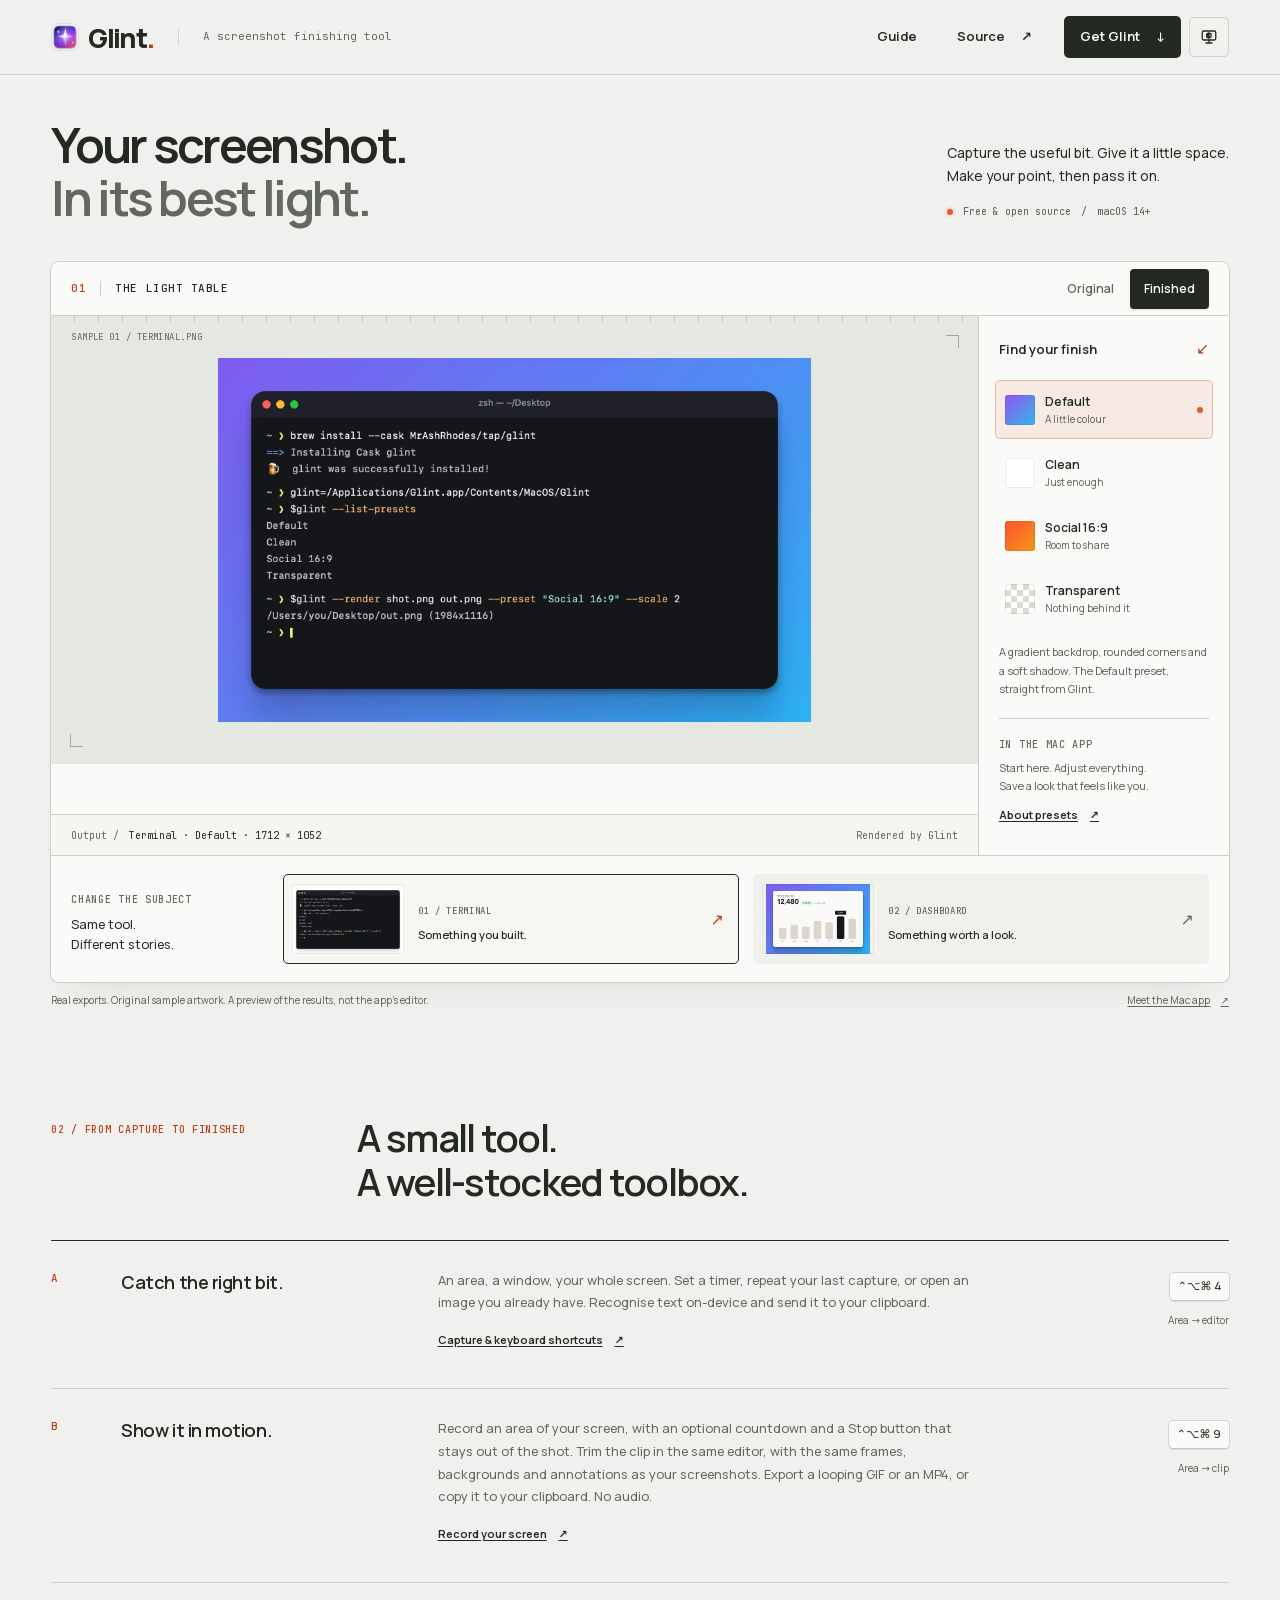
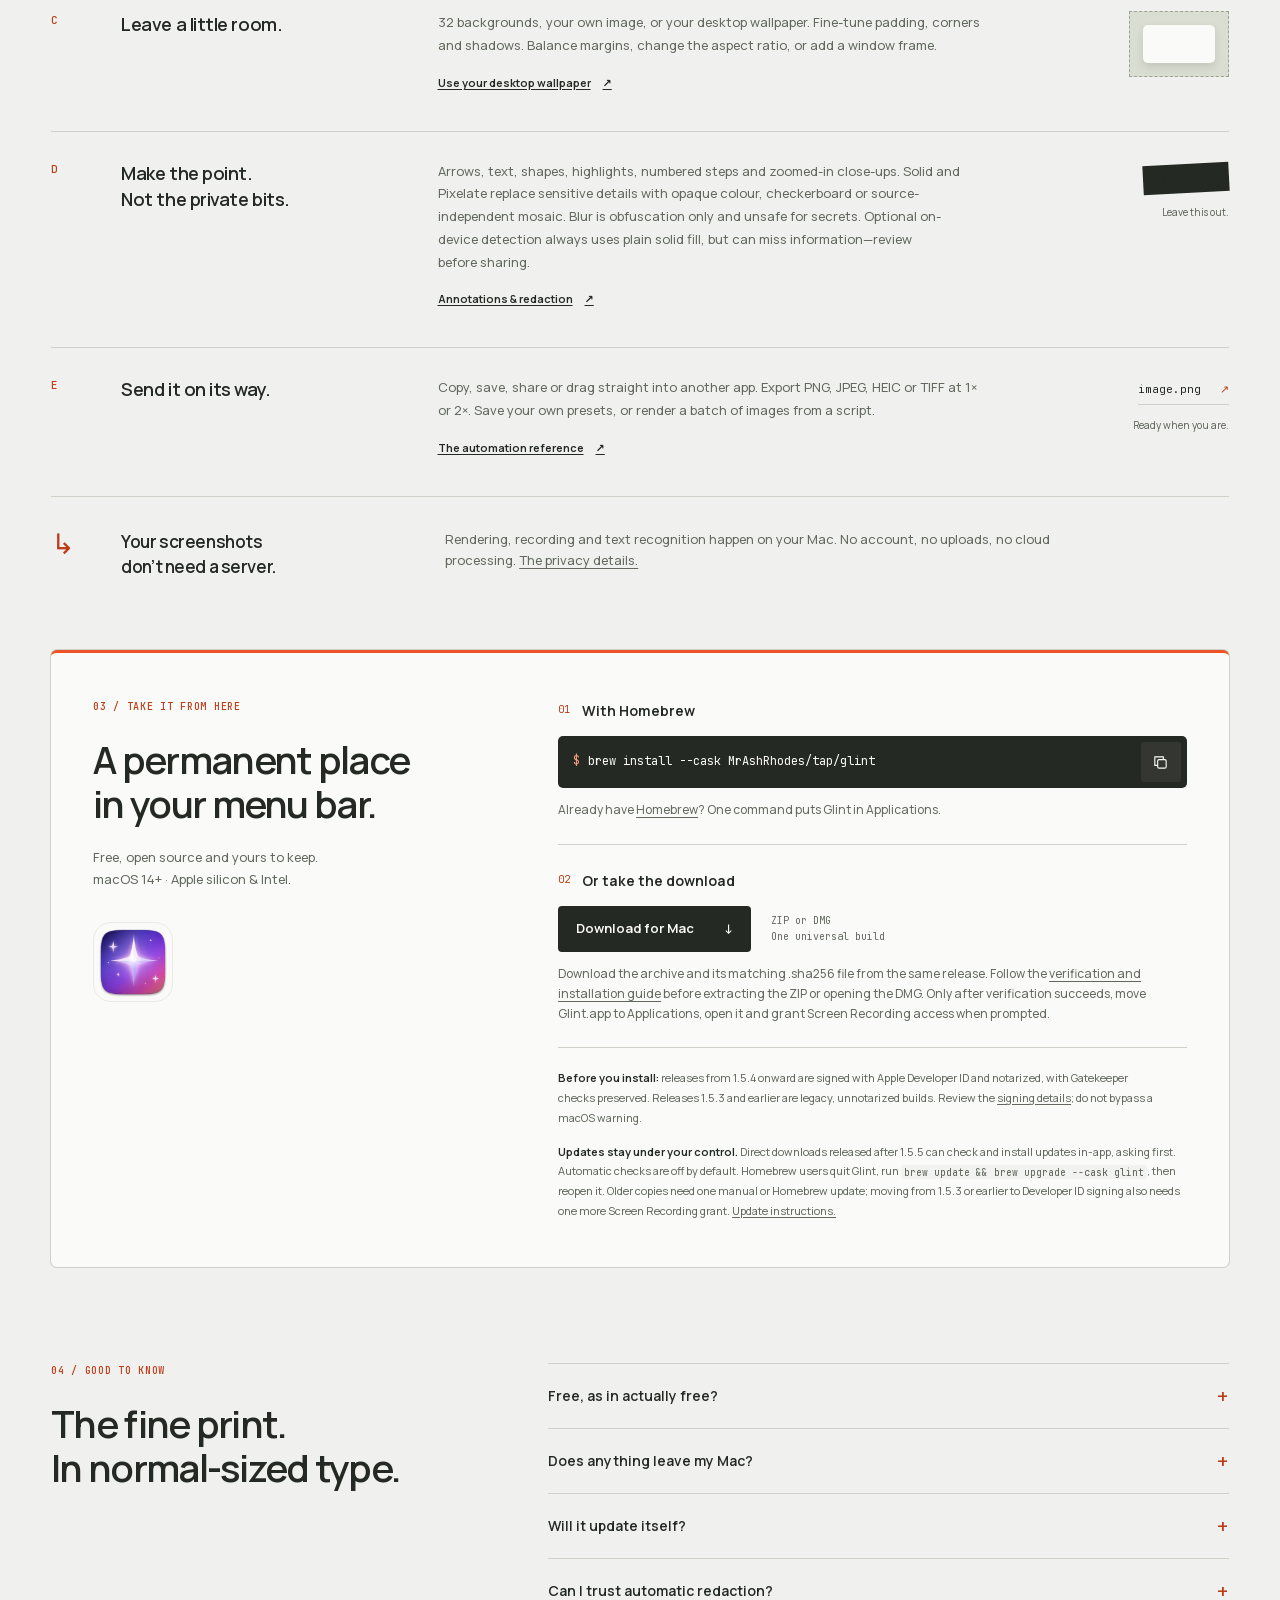
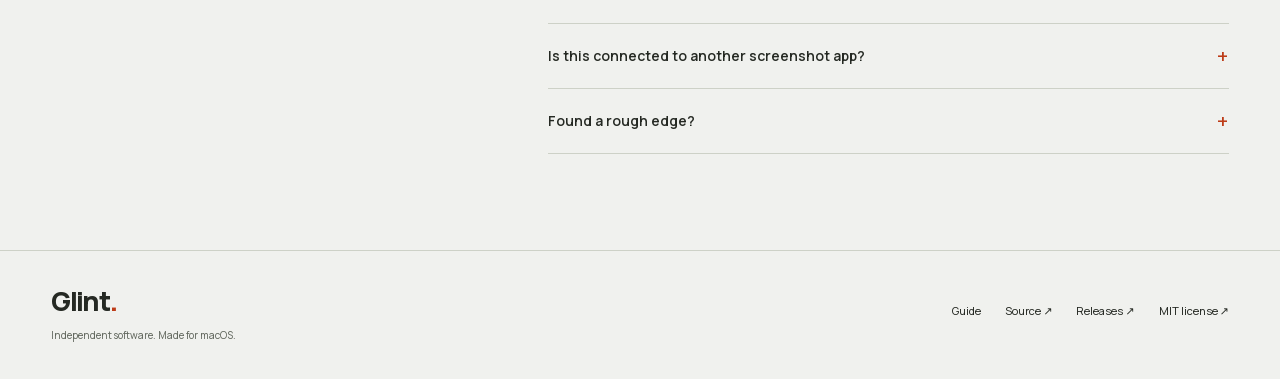
<file: site/index.html>
<!doctype html>
<html lang="en">
<head>
  <meta charset="utf-8">
  <meta name="viewport" content="width=device-width, initial-scale=1">
  <title>Glint — free, open-source screenshot beautifier for macOS</title>
  <meta name="description" content="Glint is a free, open-source screenshot beautifier for macOS. Capture or record your screen, then frame, annotate and redact on your Mac. No account. No uploads.">
  <meta name="color-scheme" content="light dark">
  <meta name="theme-color" content="#f0f1ee" media="(prefers-color-scheme: light)">
  <meta name="theme-color" content="#1b1d1a" media="(prefers-color-scheme: dark)">
  <script>try{var t=localStorage.getItem("glint-theme");if(t==="light"||t==="dark")document.documentElement.setAttribute("data-theme",t)}catch(e){}</script>
  <link rel="canonical" href="https://mrashrhodes.github.io/glint/">
  <meta property="og:type" content="website">
  <meta property="og:site_name" content="Glint">
  <meta property="og:locale" content="en_GB">
  <meta property="og:title" content="Glint — free, open-source screenshot beautifier for macOS">
  <meta property="og:description" content="Glint is a free, open-source screenshot beautifier for macOS. Capture or record your screen, then frame, annotate and redact on your Mac. No account. No uploads.">
  <meta property="og:url" content="https://mrashrhodes.github.io/glint/">
  <meta property="og:image" content="https://mrashrhodes.github.io/glint/assets/og.jpg">
  <meta property="og:image:type" content="image/jpeg">
  <meta property="og:image:width" content="1200">
  <meta property="og:image:height" content="675">
  <meta property="og:image:alt" content="A sample terminal window framed by Glint with rounded corners and an orange gradient background">
  <meta name="twitter:card" content="summary_large_image">
  <meta name="twitter:title" content="Glint — free, open-source screenshot beautifier for macOS">
  <meta name="twitter:description" content="Glint is a free, open-source screenshot beautifier for macOS. Capture or record your screen, then frame, annotate and redact on your Mac. No account. No uploads.">
  <meta name="twitter:image" content="https://mrashrhodes.github.io/glint/assets/og.jpg">
  <meta name="twitter:image:alt" content="A sample terminal window framed by Glint with rounded corners and an orange gradient background">
  <link rel="icon" type="image/png" href="favicon.png">
  <link rel="apple-touch-icon" href="apple-touch-icon.png">
  <link rel="preload" href="fonts/Manrope-variable.woff2" as="font" type="font/woff2" crossorigin>
  <link rel="stylesheet" href="styles.css">
  <script src="site.js" defer></script>
  <script type="application/ld+json">
  {
    "@context": "https://schema.org",
    "@type": "SoftwareApplication",
    "name": "Glint",
    "url": "https://mrashrhodes.github.io/glint/",
    "description": "Glint is a free, open-source screenshot beautifier for macOS. Capture or record your screen, then frame, annotate and redact on your Mac. No account. No uploads.",
    "applicationCategory": "DesignApplication",
    "operatingSystem": "macOS 14 or later",
    "image": "https://mrashrhodes.github.io/glint/assets/og.jpg",
    "downloadUrl": "https://github.com/MrAshRhodes/glint/releases/latest",
    "license": "https://github.com/MrAshRhodes/glint/blob/main/LICENSE",
    "isAccessibleForFree": true,
    "offers": {
      "@type": "Offer",
      "price": "0",
      "priceCurrency": "USD"
    },
    "author": {
      "@type": "Person",
      "name": "MrAshRhodes",
      "url": "https://github.com/MrAshRhodes"
    },
    "sameAs": "https://github.com/MrAshRhodes/glint"
  }
  </script>
</head>
<body>
  <a class="skip" href="#main">Skip to content</a>
  <header class="site-header">
    <div class="wrap">
      <a class="brand" href="./" aria-label="Glint home"><img src="favicon.png" width="28" height="28" alt="">Glint<span class="brand-dot" aria-hidden="true">.</span></a>
      <span class="brand-note">A screenshot finishing tool</span>
      <nav class="nav" aria-label="Main navigation">
        <a href="guide.html">Guide</a>
        <a class="hide-sm" href="https://github.com/MrAshRhodes/glint">Source <span aria-hidden="true">↗</span></a>
        <a class="nav-cta" href="#install">Get Glint <span aria-hidden="true">↓</span></a>
        <button class="theme-toggle" type="button" data-theme-toggle hidden aria-label="Theme: system" title="Theme: system"><svg class="theme-icon theme-icon-system" width="18" height="18" viewBox="0 0 24 24" fill="none" stroke="currentColor" stroke-width="1.75" stroke-linecap="round" stroke-linejoin="round" aria-hidden="true" focusable="false"><rect x="3" y="4" width="18" height="12" rx="2"/><path d="M8 20h8M12 16v4"/><circle cx="12" cy="10" r="3"/><path d="M12 7a3 3 0 0 0 0 6z" fill="currentColor"/></svg><svg class="theme-icon theme-icon-light" width="18" height="18" viewBox="0 0 24 24" fill="none" stroke="currentColor" stroke-width="1.75" stroke-linecap="round" stroke-linejoin="round" aria-hidden="true" focusable="false"><circle cx="12" cy="12" r="4"/><path d="M12 2.5v2M12 19.5v2M2.5 12h2M19.5 12h2M5.3 5.3l1.4 1.4M17.3 17.3l1.4 1.4M5.3 18.7l1.4-1.4M17.3 6.7l1.4-1.4"/></svg><svg class="theme-icon theme-icon-dark" width="18" height="18" viewBox="0 0 24 24" fill="none" stroke="currentColor" stroke-width="1.75" stroke-linecap="round" stroke-linejoin="round" aria-hidden="true" focusable="false"><path d="M20 14.5A8 8 0 1 1 9.5 4a7.5 7.5 0 0 0 10.5 10.5z"/></svg></button>
      </nav>
    </div>
  </header>
  <main id="main">
    <section class="intro wrap" aria-labelledby="intro-title">
      <h1 id="intro-title">Your screenshot.<br><span>In its best light.</span></h1>
      <div class="intro-copy">
        <p>Capture the useful bit. Give it a little space.<br>Make your point, then pass it on.</p>
        <p class="spec-line"><span class="status-dot" aria-hidden="true"></span> Free &amp; open source <span aria-hidden="true">/</span> macOS 14+</p>
      </div>
    </section>

    <section class="light-table wrap" aria-labelledby="table-title">
      <header class="table-bar">
        <h2 id="table-title"><span class="index">01</span> The light table</h2>
        <div class="view-switch" role="group" aria-label="Compare the original and finished image" data-preview-controls hidden>
          <button type="button" data-view="original" aria-pressed="false" aria-controls="demo-image">Original</button>
          <button type="button" data-view="finished" aria-pressed="true" aria-controls="demo-image">Finished</button>
        </div>
      </header>
      <div class="workbench">
        <figure class="preview-pane">
          <div class="preview-stage" id="preview-surface" aria-busy="false">
            <span class="sheet-label" id="sample-label" aria-hidden="true">Sample 01 / terminal.png</span>
            <img id="demo-image" src="assets/terminal-default.webp" width="1712" height="1052" alt="Original sample terminal artwork, rendered by Glint with the Default gradient, rounded corners and shadow" fetchpriority="high">
            <span class="sheet-mark mark-start" aria-hidden="true"></span>
            <span class="sheet-mark mark-end" aria-hidden="true"></span>
          </div>
          <figcaption class="preview-caption">
            <span class="preview-caption-label">Output /</span>
            <output id="demo-size" aria-live="polite">Terminal · Default · 1712 × 1052</output>
            <span class="render-label">Rendered by Glint</span>
          </figcaption>
        </figure>
        <aside class="finish-rail" aria-labelledby="finish-title">
          <div class="rail-heading"><h3 id="finish-title">Find your finish</h3><span class="index" aria-hidden="true">↙</span></div>
          <div class="preset-controls" role="group" aria-label="Choose a finish" data-preview-controls hidden>
            <button class="preset" type="button" data-preset="default" aria-pressed="true" aria-controls="demo-image"><span class="swatch swatch-default" aria-hidden="true"></span><span>Default<small>A little colour</small></span><span class="selection-dot" aria-hidden="true"></span></button>
            <button class="preset" type="button" data-preset="clean" aria-pressed="false" aria-controls="demo-image"><span class="swatch swatch-clean" aria-hidden="true"></span><span>Clean<small>Just enough</small></span><span class="selection-dot" aria-hidden="true"></span></button>
            <button class="preset" type="button" data-preset="social" aria-pressed="false" aria-controls="demo-image"><span class="swatch swatch-social" aria-hidden="true"></span><span>Social 16:9<small>Room to share</small></span><span class="selection-dot" aria-hidden="true"></span></button>
            <button class="preset" type="button" data-preset="transparent" aria-pressed="false" aria-controls="demo-image"><span class="swatch swatch-transparent" aria-hidden="true"></span><span>Transparent<small>Nothing behind it</small></span><span class="selection-dot" aria-hidden="true"></span></button>
          </div>
          <p class="finish-description" id="finish-description">A gradient backdrop, rounded corners and a soft shadow. The Default preset, straight from Glint.</p>
          <div class="rail-foot"><span class="tiny-label">In the Mac app</span><p>Start here. Adjust everything.<br>Save a look that feels like you.</p><a href="guide.html#presets">About presets <span aria-hidden="true">↗</span></a></div>
        </aside>
      </div>
      <div class="contact-strip" data-preview-controls hidden>
        <div class="contact-heading"><span class="tiny-label">Change the subject</span><p>Same tool.<br>Different stories.</p></div>
        <div class="contact-choices" role="group" aria-label="Choose a sample image">
          <button class="contact" type="button" data-sample="terminal" aria-pressed="true" aria-controls="demo-image"><img src="assets/terminal-clean.webp" width="1648" height="988" alt="" decoding="async"><span><span class="tiny-label">01 / Terminal</span><strong>Something you built.</strong></span><span class="contact-check" aria-hidden="true">↗</span></button>
          <button class="contact" type="button" data-sample="dashboard" aria-pressed="false" aria-controls="demo-image"><img src="assets/dashboard-default.webp" width="1472" height="992" alt="" decoding="async"><span><span class="tiny-label">02 / Dashboard</span><strong>Something worth a look.</strong></span><span class="contact-check" aria-hidden="true">↗</span></button>
        </div>
      </div>
      <p id="demo-error" role="status"></p>
    </section>
    <div class="table-note wrap"><p>Real exports. Original sample artwork. A preview of the results, not the app’s editor.</p><a href="guide.html#editor">Meet the Mac app <span aria-hidden="true">↗</span></a></div>
    <noscript><p class="wrap no-script">You’re looking at Glint’s Default preset. The Mac app includes four starting presets and fully adjustable styling; the interactive sample controls require JavaScript.</p></noscript>

    <section class="field-notes wrap" id="features" aria-labelledby="features-title">
      <header class="section-heading"><p class="section-index">02 / From capture to finished</p><h2 id="features-title">A small tool.<br>A well-stocked toolbox.</h2></header>
      <div class="feature-ledger">
        <article class="ledger-row"><span class="ledger-number" aria-hidden="true">A</span><h3>Catch the right bit.</h3><div><p>An area, a window, your whole screen. Set a timer, repeat your last capture, or open an image you already have. Recognise text on-device and send it to your clipboard.</p><a href="guide.html#capture">Capture &amp; keyboard shortcuts <span aria-hidden="true">↗</span></a></div><span class="ledger-detail"><kbd aria-label="Control Option Command 4">⌃⌥⌘ 4</kbd><small>Area → editor</small></span></article>
        <article class="ledger-row"><span class="ledger-number" aria-hidden="true">B</span><h3>Show it in motion.</h3><div><p>Record an area of your screen, with an optional countdown and a Stop button that stays out of the shot. Trim the clip in the same editor, with the same frames, backgrounds and annotations as your screenshots. Export a looping GIF or an MP4, or copy it to your clipboard. No audio.</p><a href="guide.html#recording">Record your screen <span aria-hidden="true">↗</span></a></div><span class="ledger-detail"><kbd aria-label="Control Option Command 9">⌃⌥⌘ 9</kbd><small>Area → clip</small></span></article>
        <article class="ledger-row"><span class="ledger-number" aria-hidden="true">C</span><h3>Leave a little room.</h3><div><p>32 backgrounds, your own image, or your desktop wallpaper. Fine-tune padding, corners and shadows. Balance margins, change the aspect ratio, or add a window frame.</p><a href="guide.html#desktop-wallpaper">Use your desktop wallpaper <span aria-hidden="true">↗</span></a></div><span class="ledger-detail detail-frame" aria-hidden="true"><span></span></span></article>
        <article class="ledger-row"><span class="ledger-number" aria-hidden="true">D</span><h3>Make the point.<br>Not the private bits.</h3><div><p>Arrows, text, shapes, highlights, numbered steps and zoomed-in close-ups. Solid and Pixelate replace sensitive details with opaque colour, checkerboard or source-independent mosaic. Blur is obfuscation only and unsafe for secrets. Optional on-device detection always uses plain solid fill, but can miss information—review before sharing.</p><a href="guide.html#redaction">Annotations &amp; redaction <span aria-hidden="true">↗</span></a></div><span class="ledger-detail detail-redact" aria-hidden="true"><span>private</span><small>Leave this out.</small></span></article>
        <article class="ledger-row"><span class="ledger-number" aria-hidden="true">E</span><h3>Send it on its way.</h3><div><p>Copy, save, share or drag straight into another app. Export PNG, JPEG, HEIC or TIFF at 1× or 2×. Save your own presets, or render a batch of images from a script.</p><a href="guide.html#automation">The automation reference <span aria-hidden="true">↗</span></a></div><span class="ledger-detail"><span class="file-label">image.png <span aria-hidden="true">↗</span></span><small>Ready when you are.</small></span></article>
      </div>
      <aside class="local-note"><span class="local-symbol" aria-hidden="true">↳</span><h3>Your screenshots<br>don’t need a server.</h3><p>Rendering, recording and text recognition happen on your Mac. No account, no uploads, no cloud processing. <a href="guide.html#redaction">The privacy details.</a></p></aside>
    </section>

    <section class="install-section wrap" id="install" aria-labelledby="install-title">
      <div class="install-intro"><p class="section-index">03 / Take it from here</p><h2 id="install-title">A permanent place<br>in your menu bar.</h2><p>Free, open source and yours to keep.<br>macOS 14+ · Apple silicon &amp; Intel.</p><img src="assets/icon-256.webp" width="80" height="80" alt="Glint app icon" loading="lazy" decoding="async"></div>
      <div class="install-instructions">
        <div class="install-option"><h3><span class="index">01</span> With Homebrew</h3><div class="cmd"><span class="prompt" aria-hidden="true">$</span><code id="install-command">brew install --cask MrAshRhodes/tap/glint</code><button class="copy" type="button" data-copy="install-command" aria-label="Copy install command" hidden><svg class="icon-copy" viewBox="0 0 24 24" fill="none" stroke="currentColor" stroke-width="1.6" aria-hidden="true"><rect x="8" y="8" width="12" height="12" rx="2"/><path d="M16 8V4H4v12h4"/></svg><svg class="icon-done" viewBox="0 0 24 24" fill="none" stroke="currentColor" stroke-width="2" aria-hidden="true"><path d="m5 12 4 4L19 6"/></svg></button></div><p>Already have <a href="https://brew.sh/">Homebrew</a>? One command puts Glint in Applications.</p><p id="copy-status" class="copy-status" role="status" aria-live="polite"></p></div>
        <div class="install-option"><h3><span class="index">02</span> Or take the download</h3><div class="download-row"><a class="btn btn-ink" href="https://github.com/MrAshRhodes/glint/releases/latest">Download for Mac <span aria-hidden="true">↓</span></a><span>ZIP or DMG<br>One universal build</span></div><p>Download the archive and its matching .sha256 file from the same release. Follow the <a href="guide.html#install">verification and installation guide</a> before extracting the ZIP or opening the DMG. Only after verification succeeds, move Glint.app to Applications, open it and grant Screen Recording access when prompted.</p></div>
        <div class="install-fineprint"><p><strong>Before you install:</strong> releases from 1.5.4 onward are signed with Apple Developer ID and notarized, with Gatekeeper checks preserved. Releases 1.5.3 and earlier are legacy, unnotarized builds. Review the <a href="guide.html#install">signing details</a>; do not bypass a macOS warning.</p><p><strong>Updates stay under your control.</strong> Direct downloads released after 1.5.5 can check and install updates in-app, asking first. Automatic checks are off by default. Homebrew users quit Glint, run <code>brew update &amp;&amp; brew upgrade --cask glint</code>, then reopen it. Older copies need one manual or Homebrew update; moving from 1.5.3 or earlier to Developer ID signing also needs one more Screen Recording grant. <a href="guide.html#updates">Update instructions.</a></p></div>
      </div>
    </section>

    <section class="questions wrap" id="faq" aria-labelledby="faq-title">
      <header><p class="section-index">04 / Good to know</p><h2 id="faq-title">The fine print.<br>In normal-sized type.</h2></header>
      <div class="faq">
        <details><summary>Free, as in actually free?</summary><p>Yes. Glint is open source under the MIT license. No subscription, no account and no watermark requirement. Download a release, build it yourself, or contribute on <a href="https://github.com/MrAshRhodes/glint">GitHub</a>.</p></details>
        <details><summary>Does anything leave my Mac?</summary><p>Glint does not upload your screenshots or screen recordings. A recording stays in a temporary file until you close its editor, then Glint deletes it. Update checks contact GitHub when you choose Check for Updates or opt into scheduled checks; Glint sends no system profile. Automatic checks are off by default. Sharing and opening links use the apps and destinations you choose.</p></details>
        <details><summary>Will it update itself?</summary><p>Direct downloads released after 1.5.5 can download and install updates with Sparkle, but only after asking you. Choose <strong>Check for Updates…</strong>, or opt into Daily, Weekly or Monthly checks in Preferences → About; automatic checks are off by default. Homebrew users keep running <code>brew update &amp;&amp; brew upgrade --cask glint</code> with Glint closed. <code>brew update</code> alone does not upgrade the app. <a href="guide.html#updates">See all update instructions.</a></p></details>
        <details><summary>Can I trust automatic redaction?</summary><p>Treat it as a helpful first pass. Detection can miss sensitive information. Inspect the exported image and use solid redaction for private details. An untouched raw copy may still exist if you keep capture history. <a href="guide.html#redaction">Read the privacy guidance.</a></p></details>
        <details><summary>Is this connected to another screenshot app?</summary><p>No. Glint is an independent project with its own identity. Every sample on this page is original artwork, rendered with Glint.</p></details>
        <details><summary>Found a rough edge?</summary><p><a href="https://github.com/MrAshRhodes/glint/issues">Open an issue</a> with your macOS version, Glint version and steps to reproduce. Remove private information from screenshots and diagnostic output first.</p></details>
      </div>
    </section>
  </main>
  <footer class="site-footer"><div class="wrap"><div><a class="brand" href="./">Glint<span class="brand-dot" aria-hidden="true">.</span></a><p>Independent software. Made for macOS.</p></div><nav aria-label="Footer"><a href="guide.html">Guide</a><a href="https://github.com/MrAshRhodes/glint">Source ↗</a><a href="https://github.com/MrAshRhodes/glint/releases">Releases ↗</a><a href="https://github.com/MrAshRhodes/glint/blob/main/LICENSE">MIT license ↗</a></nav></div></footer>
</body>
</html>
</file>
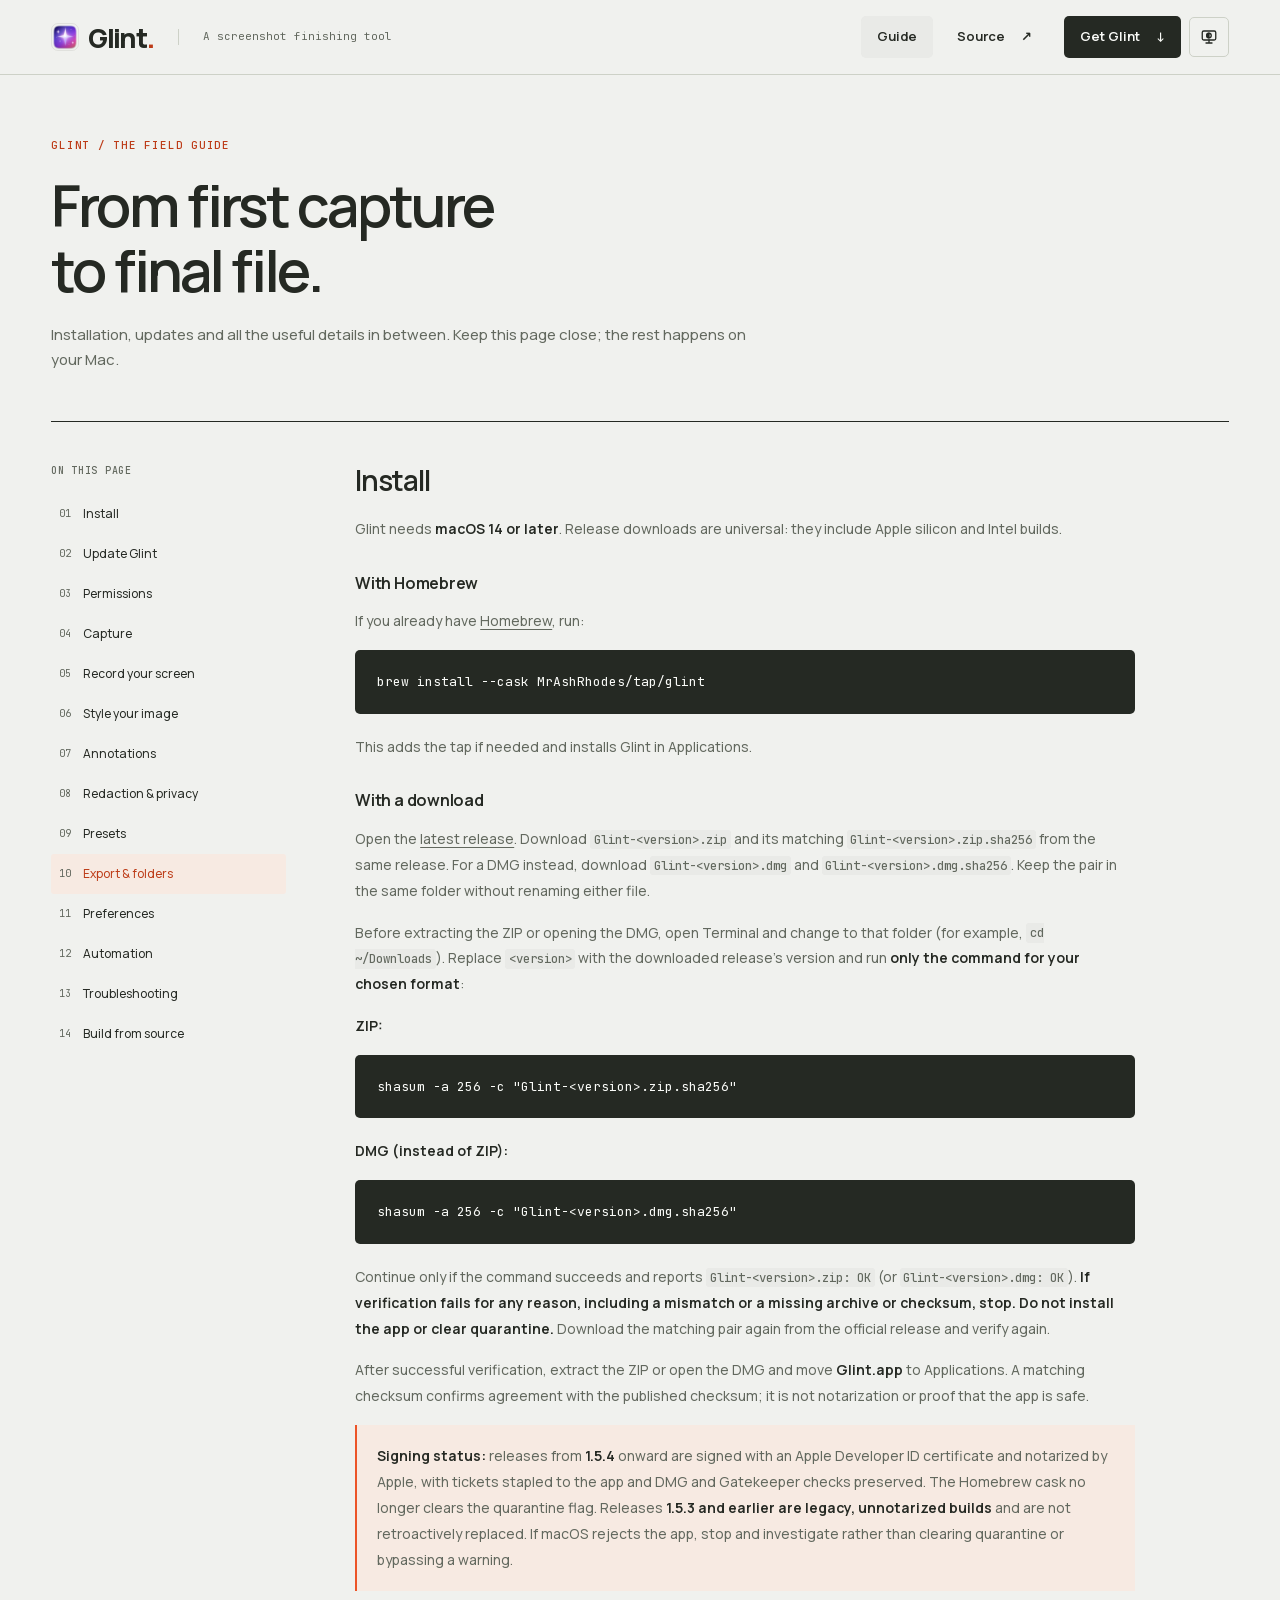
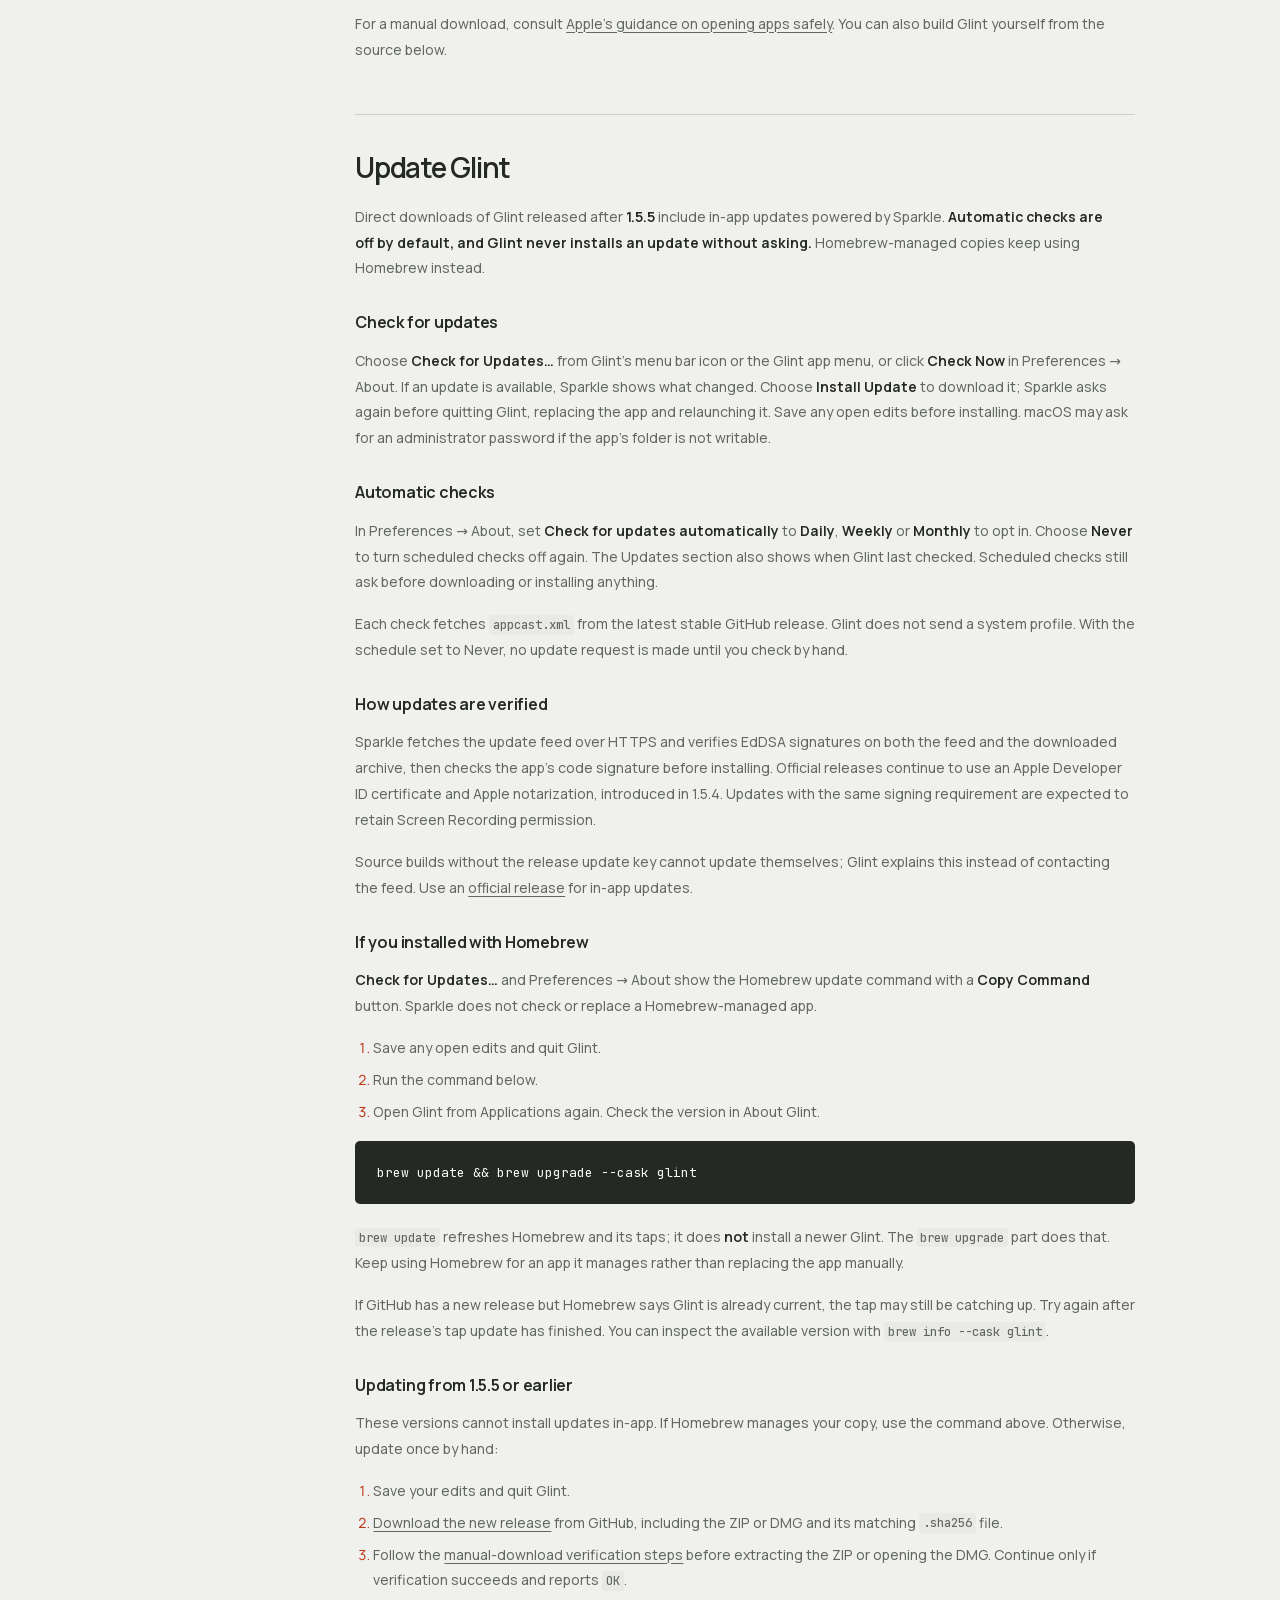
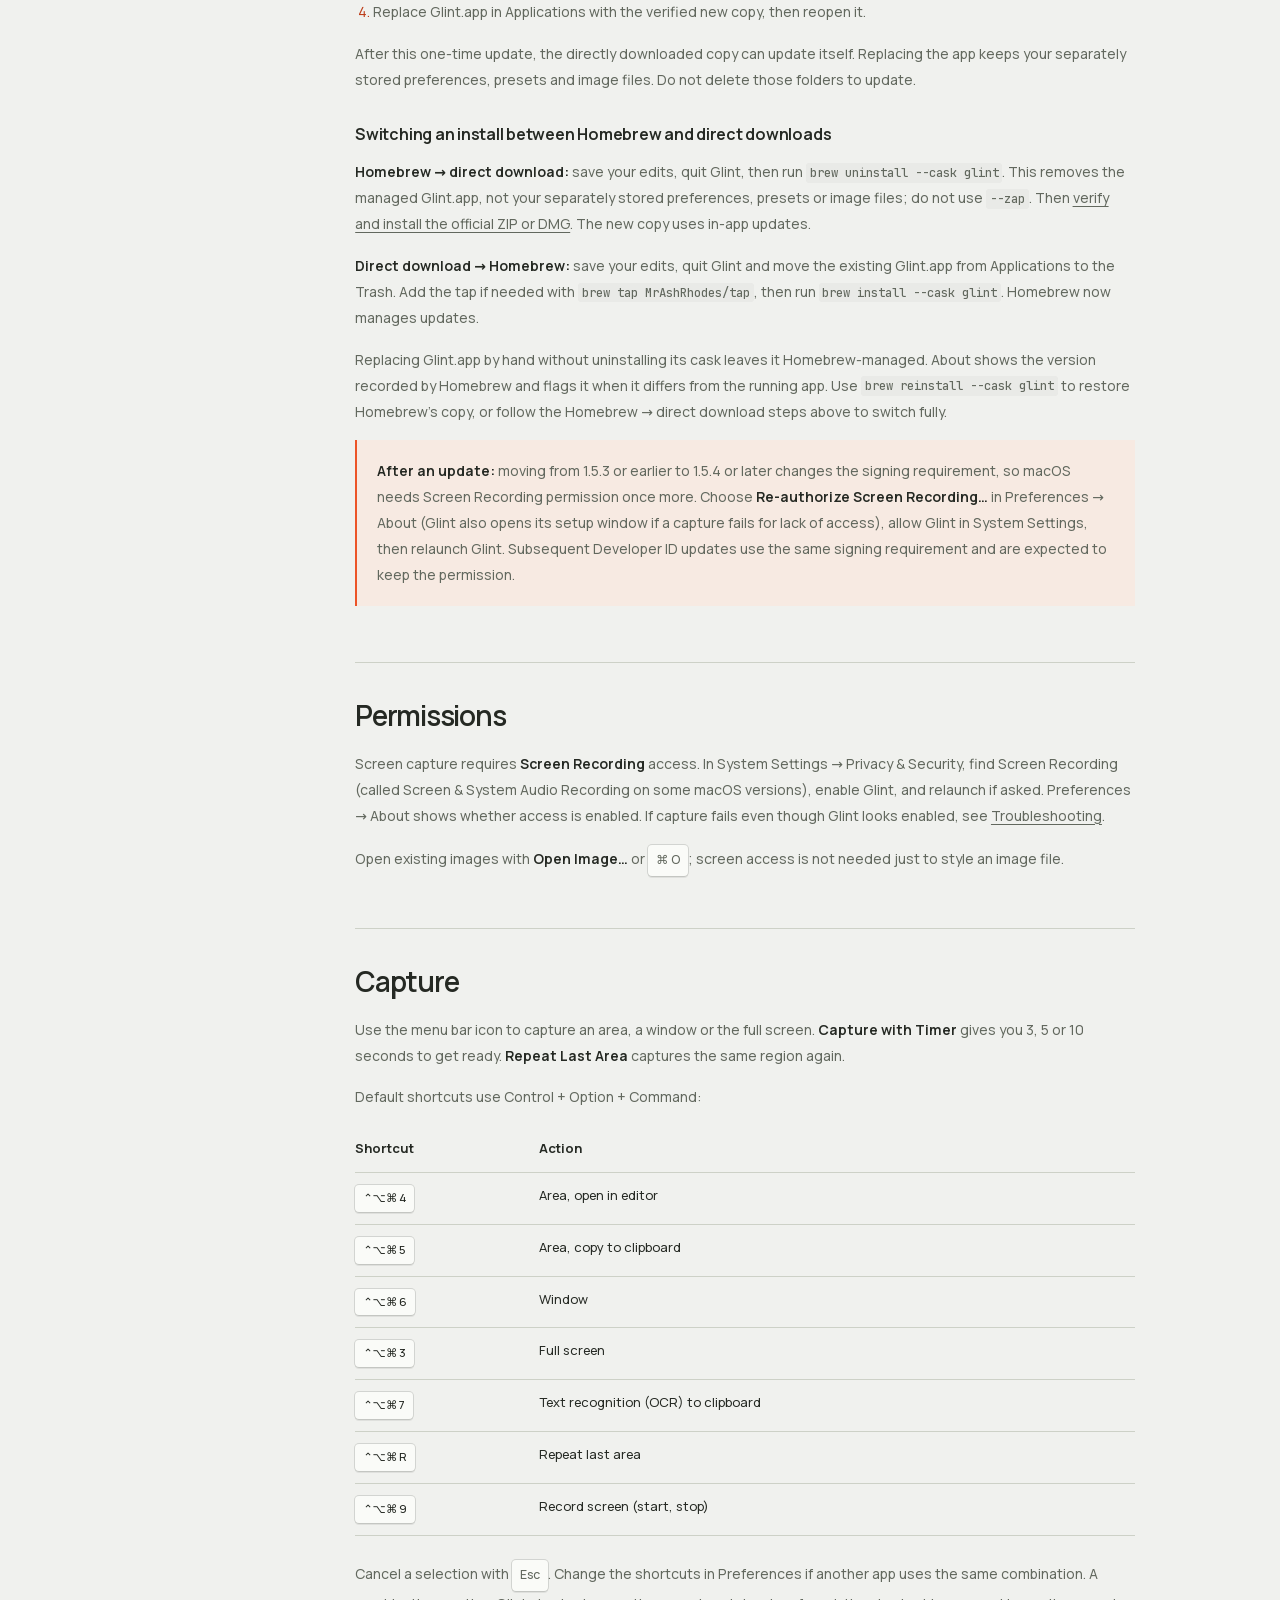
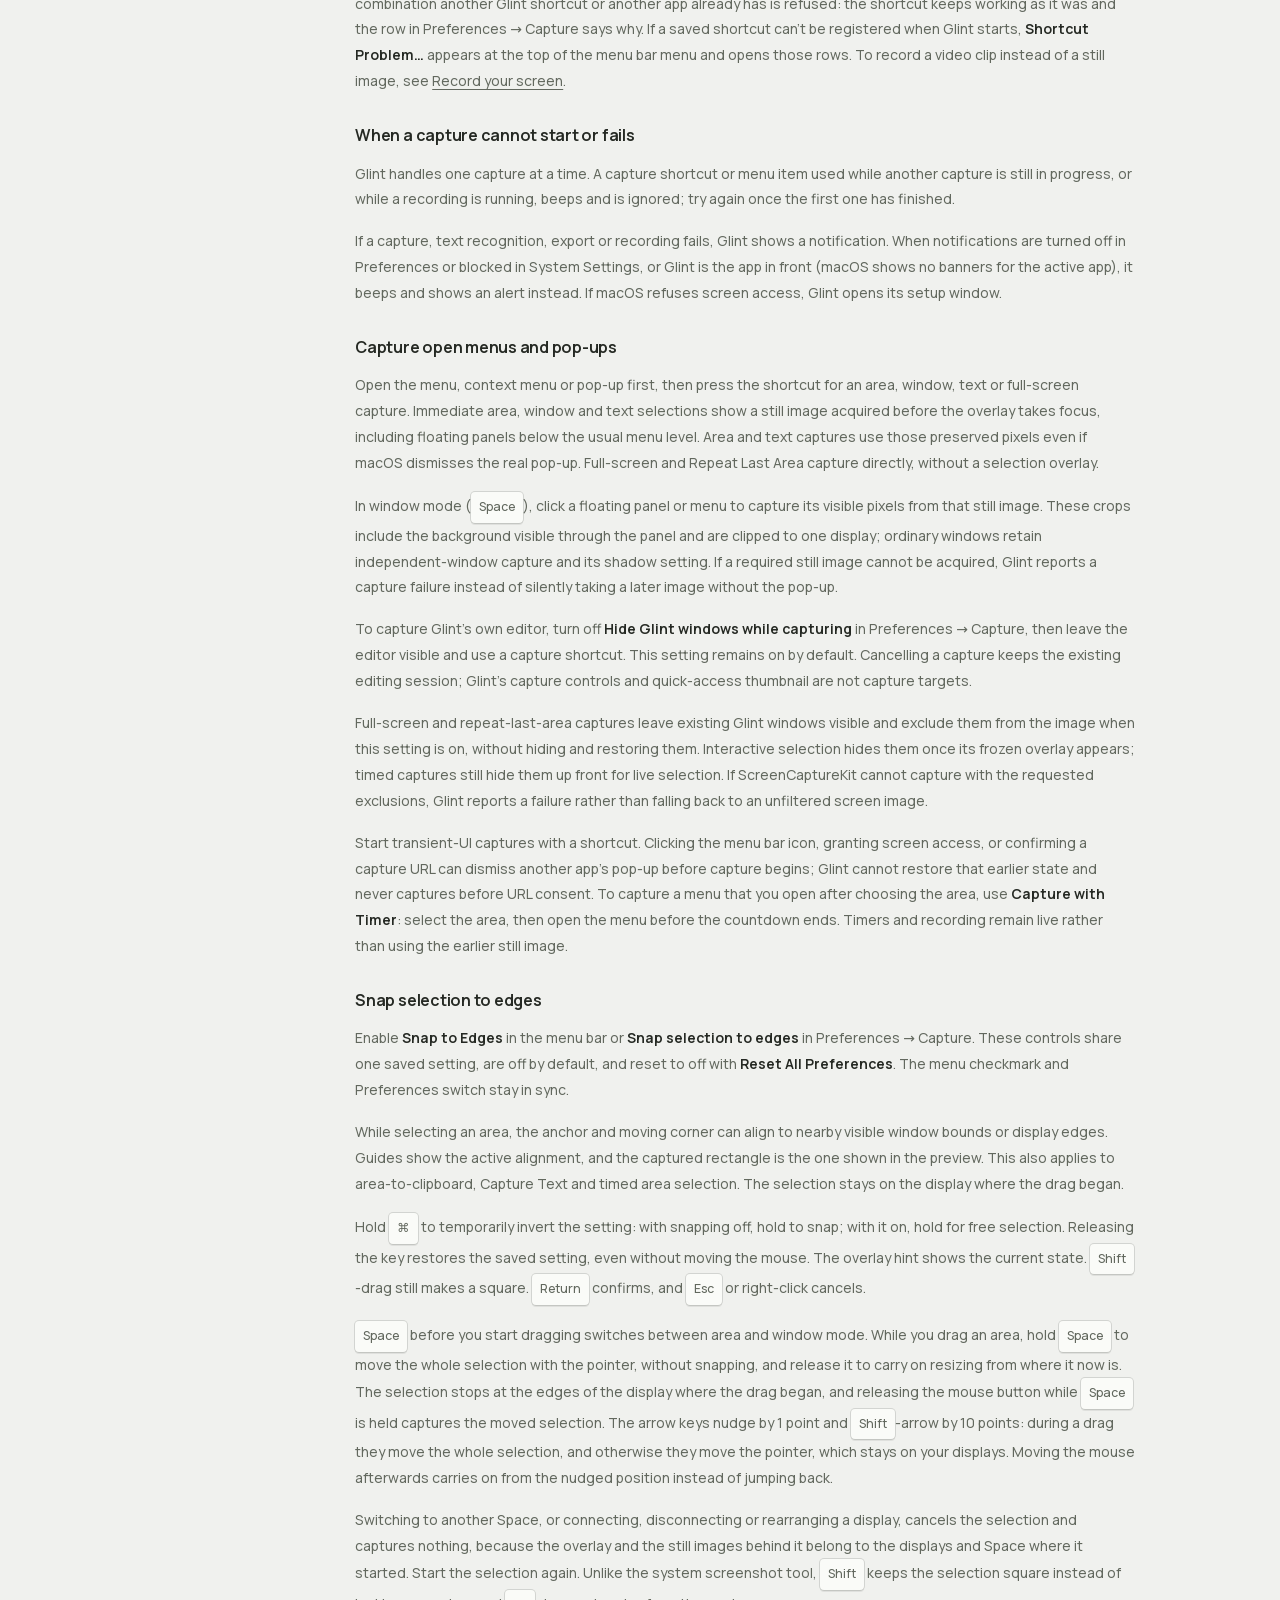
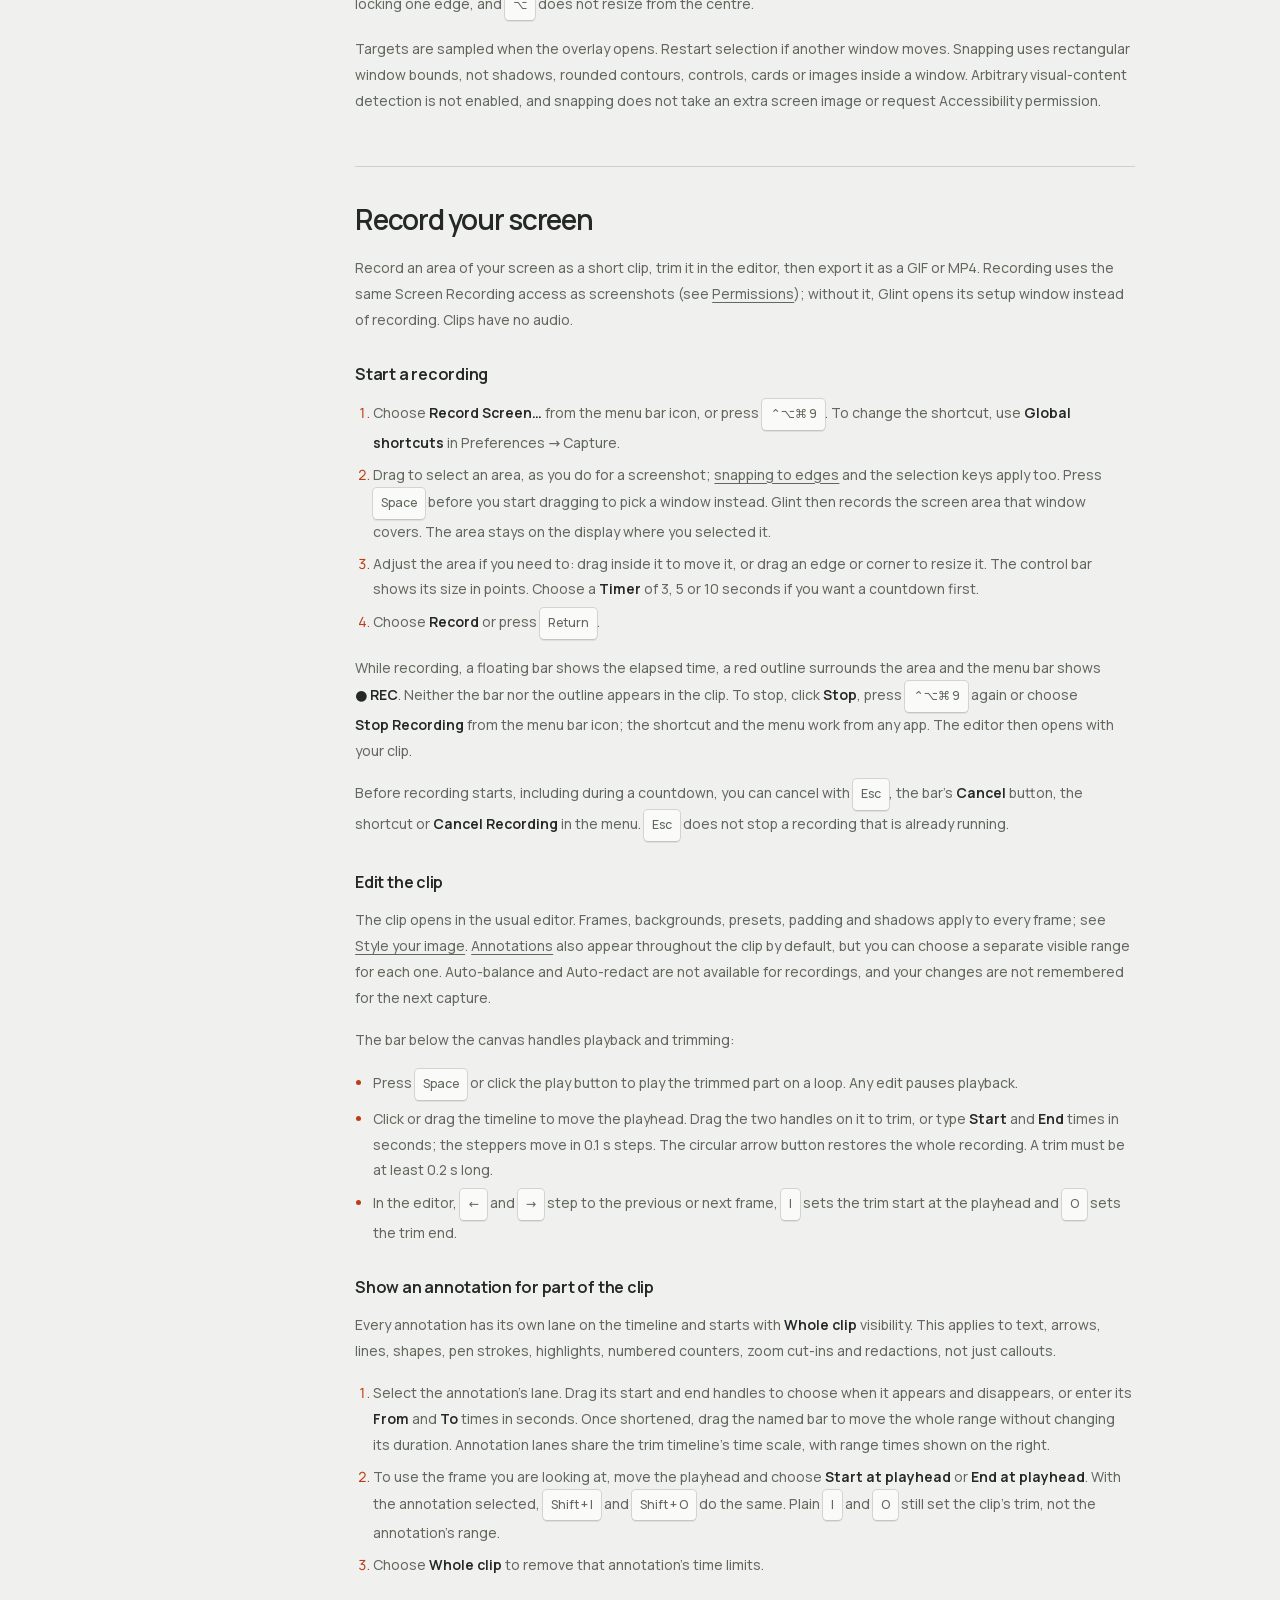
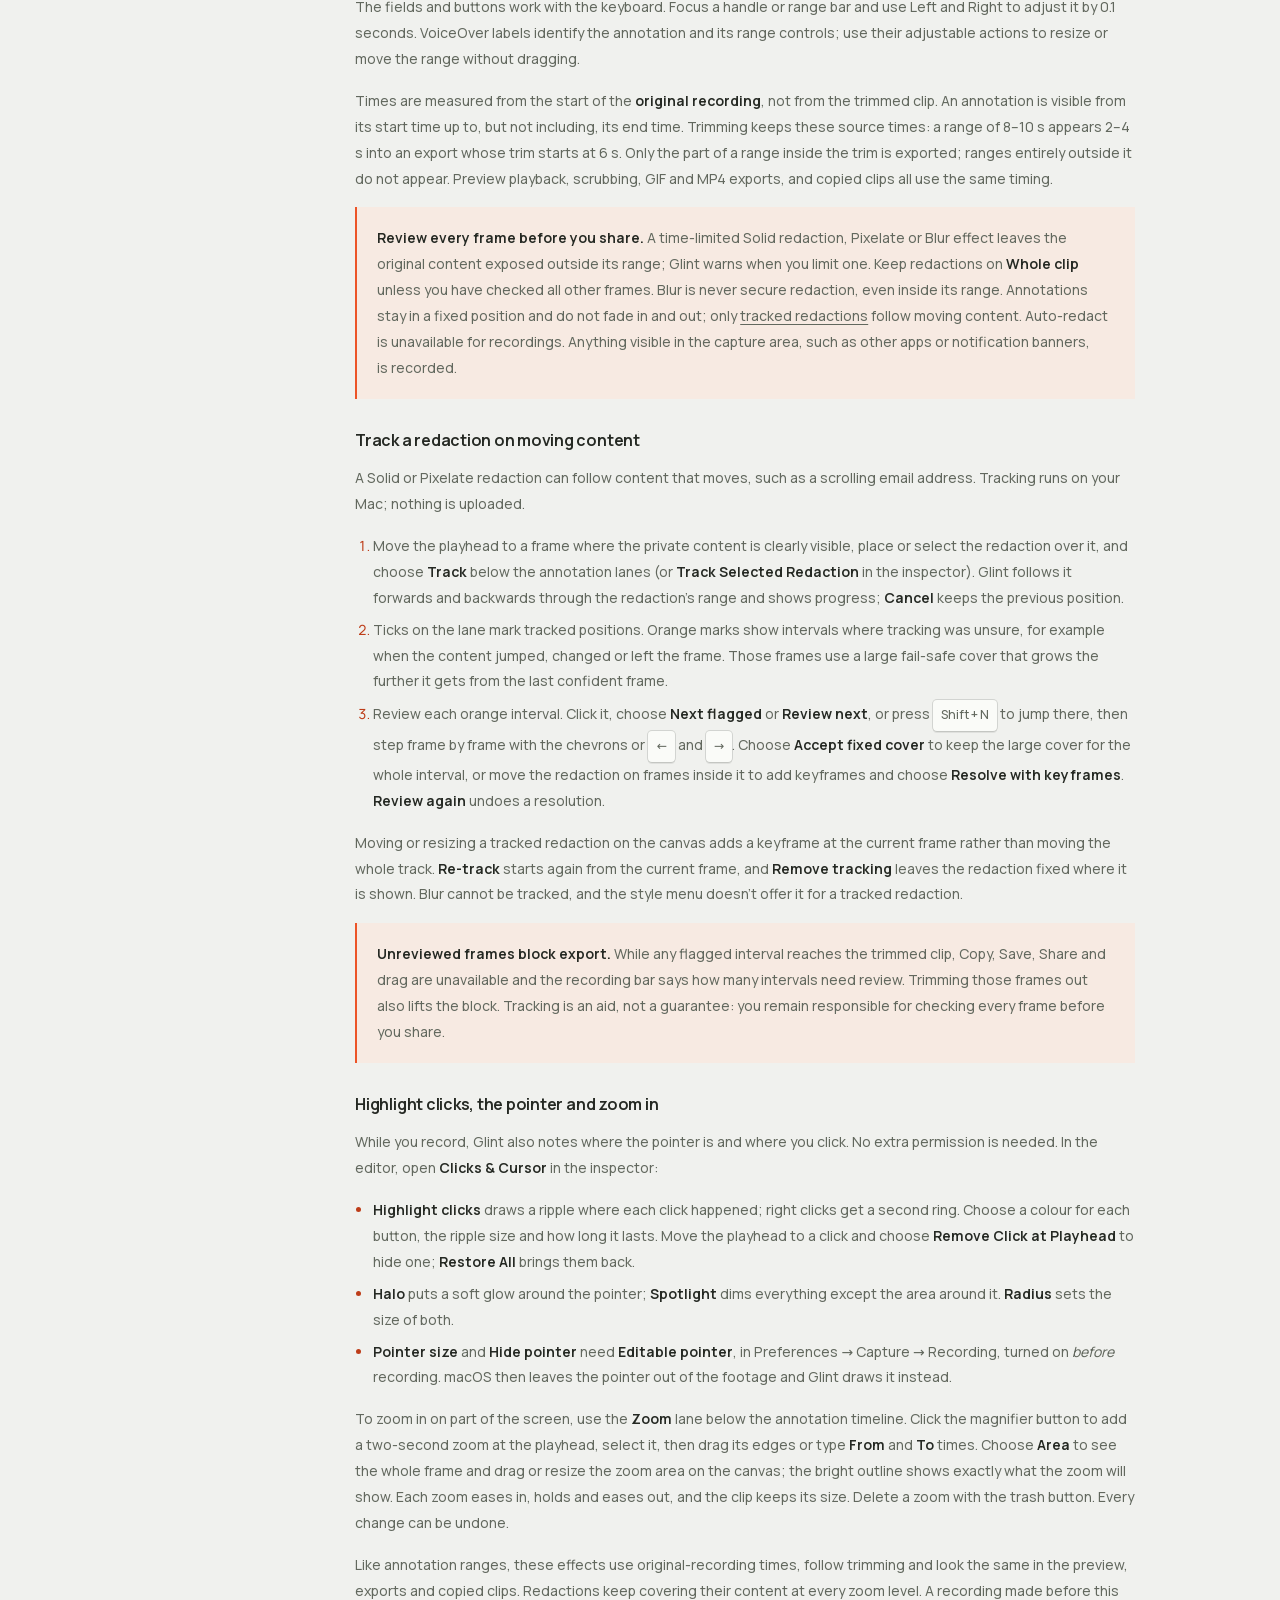
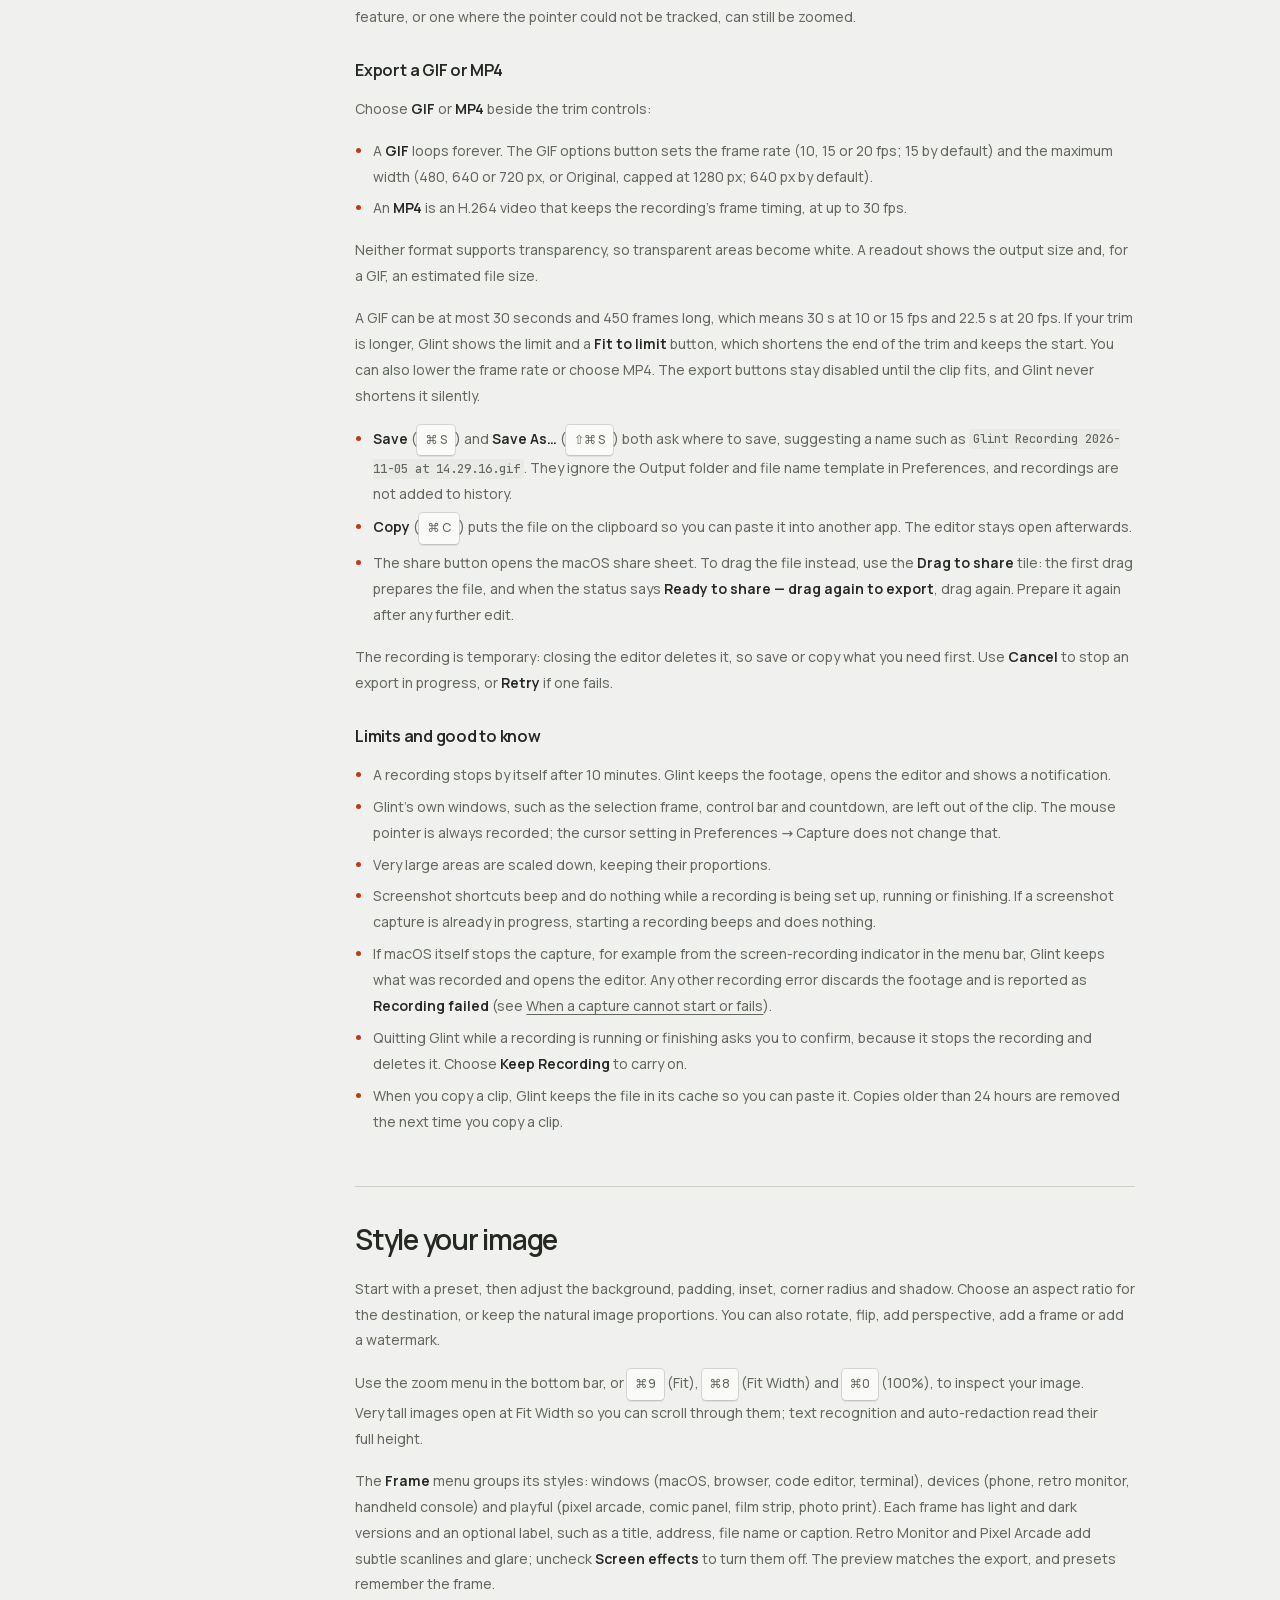
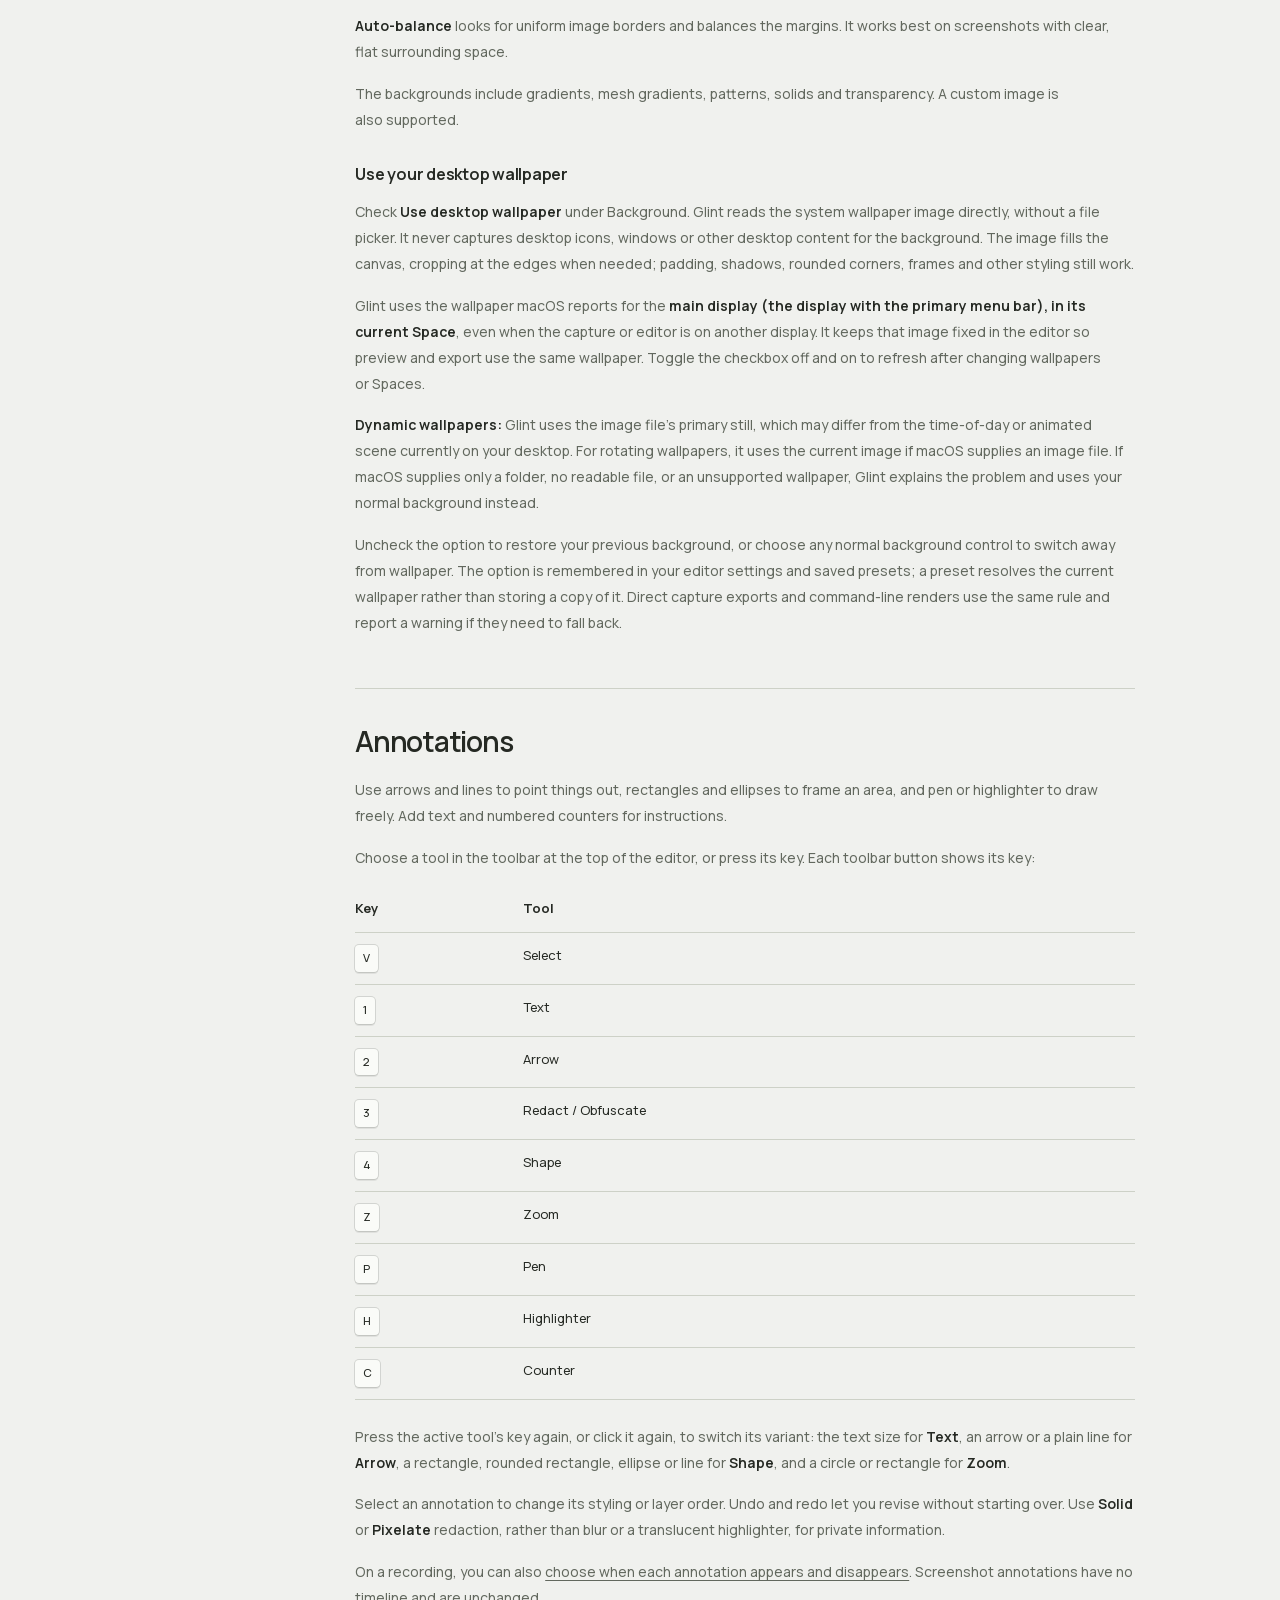
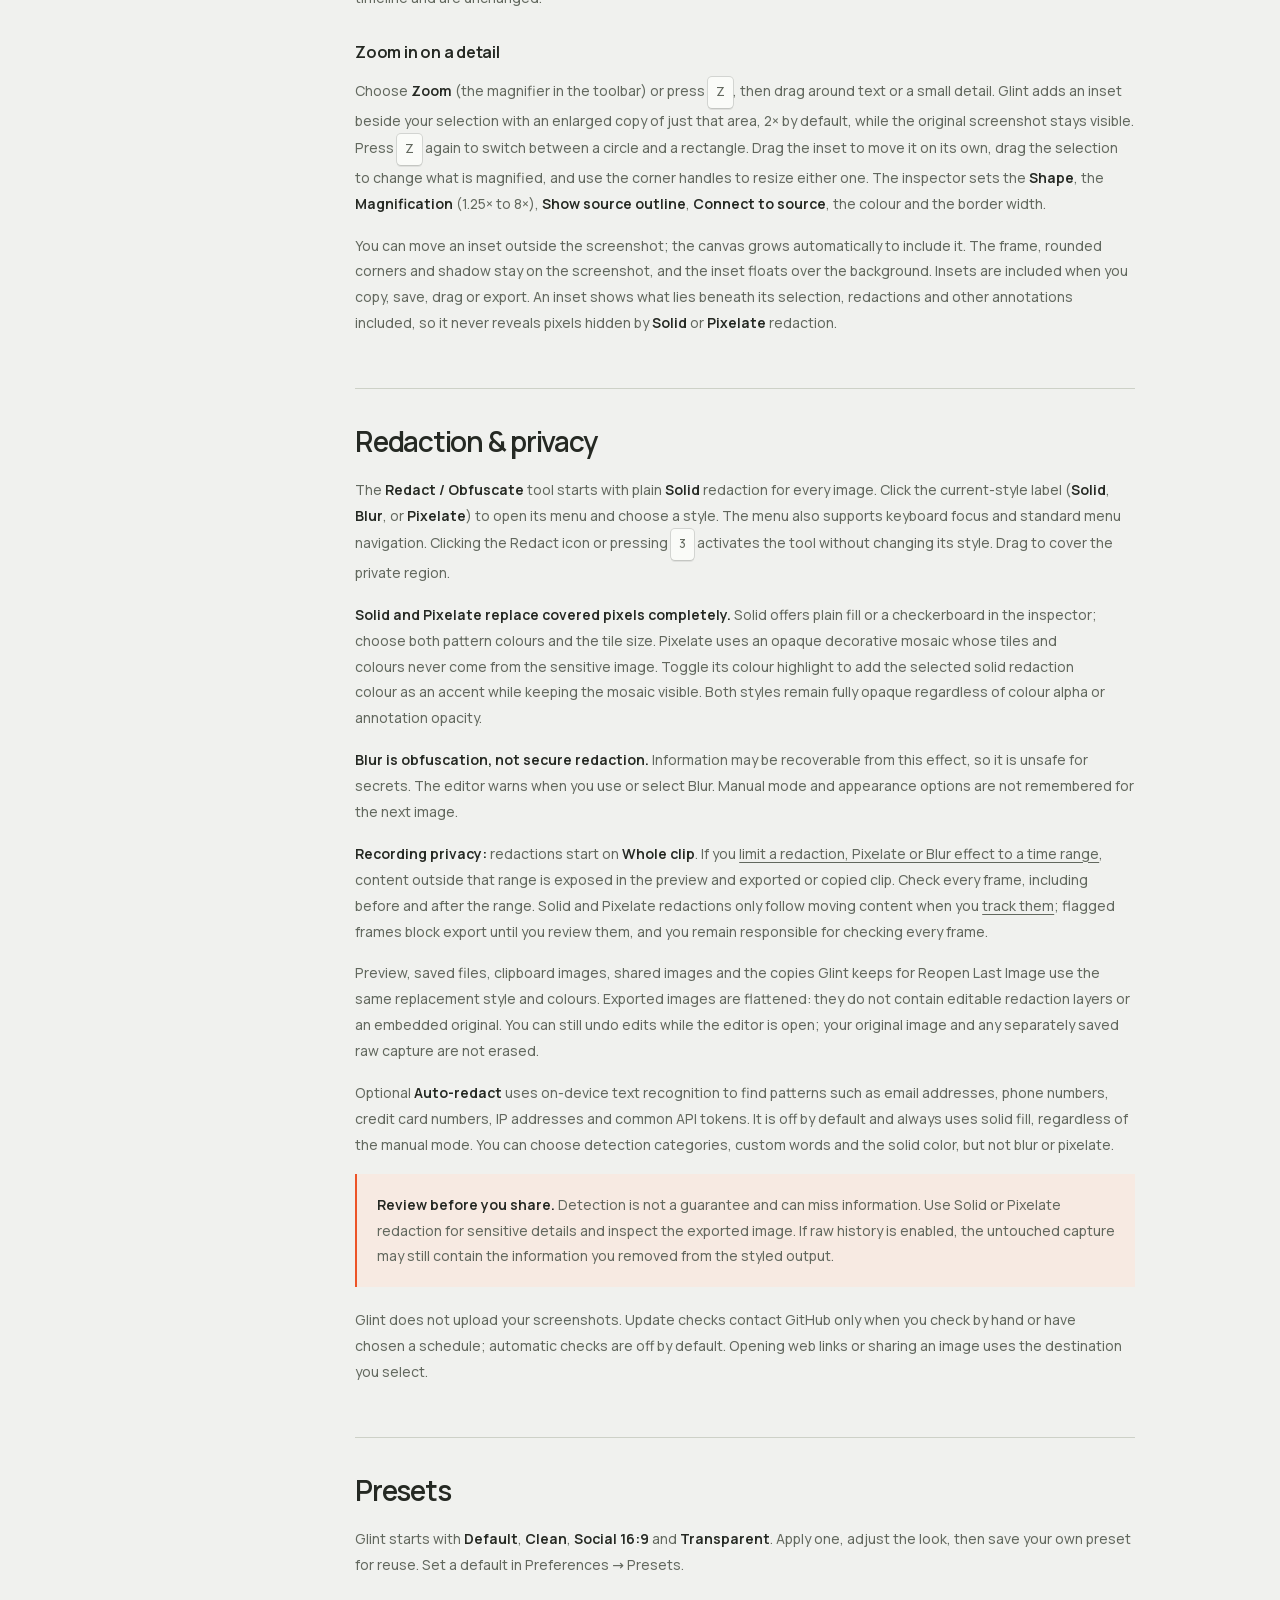
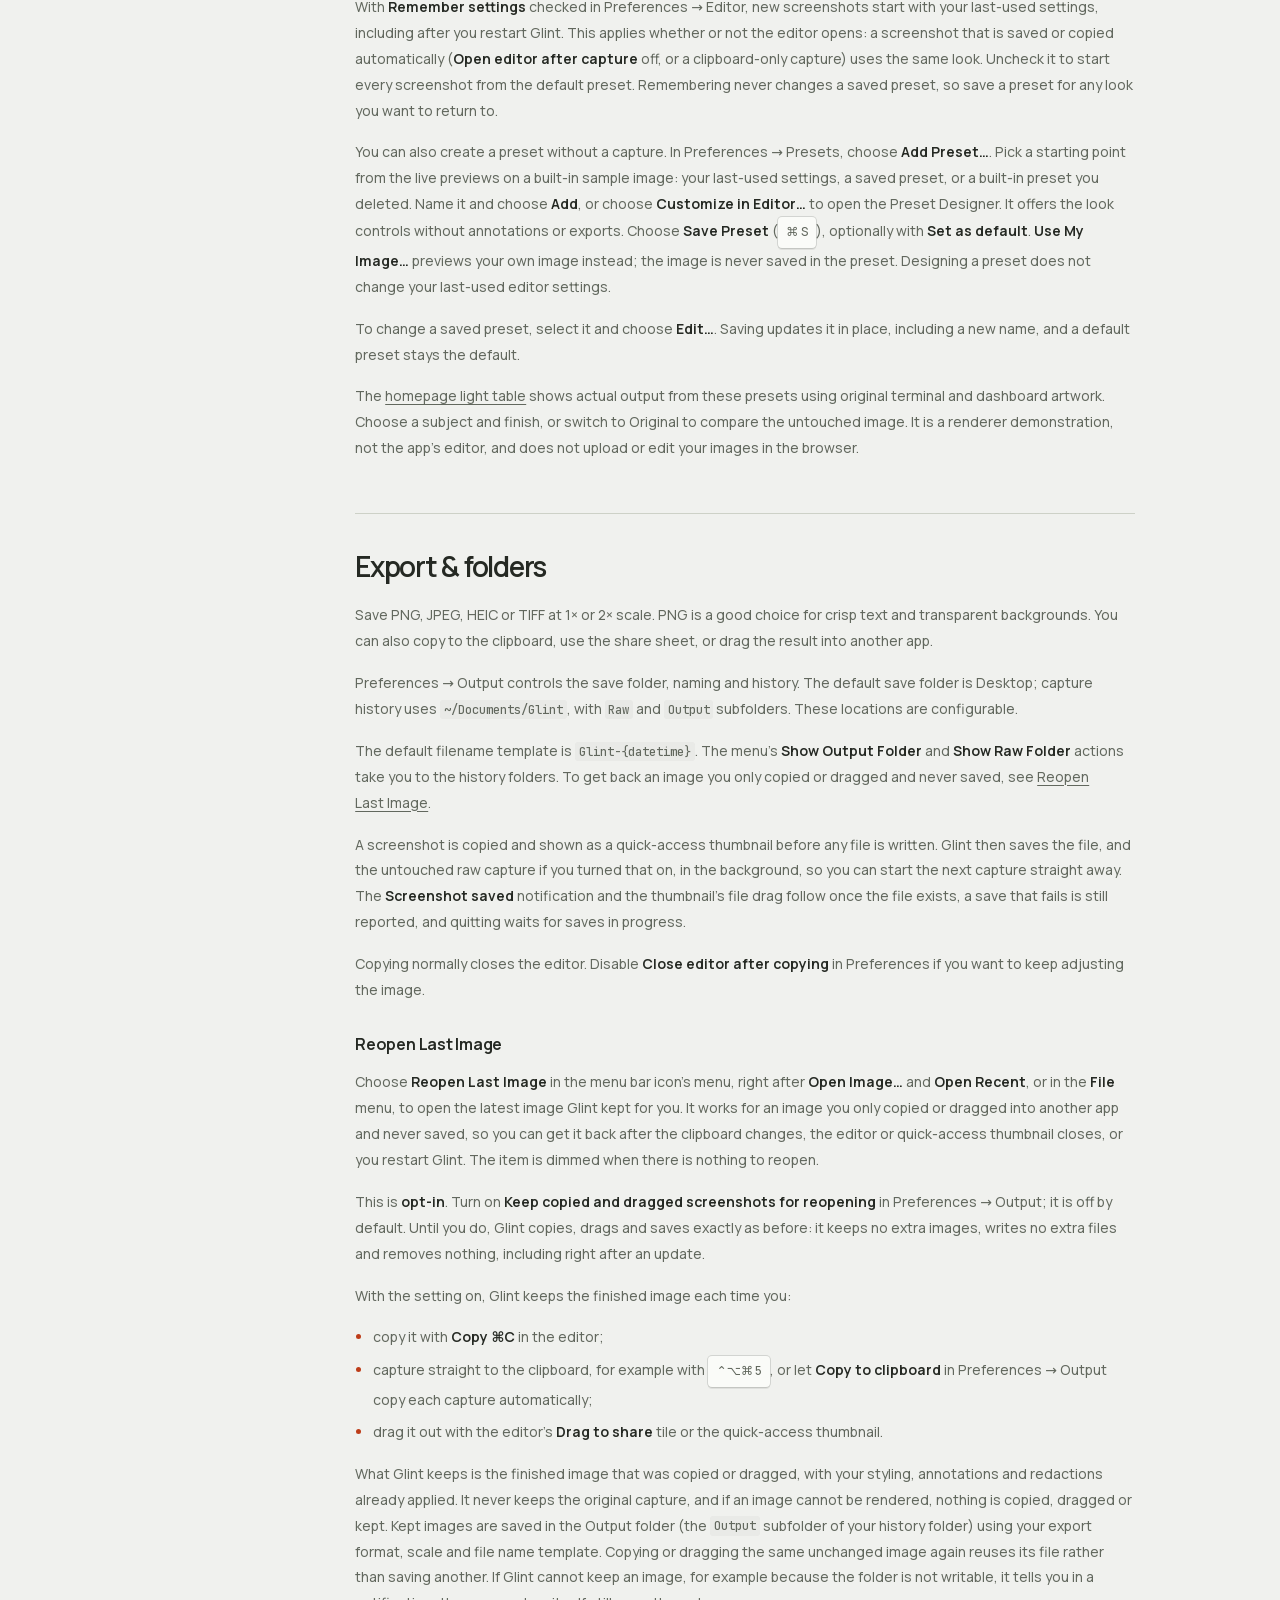
<file: site/guide.html>
<!doctype html>
<html lang="en">
<head>
  <meta charset="utf-8">
  <meta name="viewport" content="width=device-width, initial-scale=1">
  <title>Glint user guide — capture and edit screenshots on macOS</title>
  <meta name="description" content="Install and update Glint on macOS. Learn to capture screenshots, add backgrounds and annotations, redact sensitive details and export images.">
  <meta name="color-scheme" content="light dark">
  <meta name="theme-color" content="#f0f1ee" media="(prefers-color-scheme: light)">
  <meta name="theme-color" content="#1b1d1a" media="(prefers-color-scheme: dark)">
  <script>try{var t=localStorage.getItem("glint-theme");if(t==="light"||t==="dark")document.documentElement.setAttribute("data-theme",t)}catch(e){}</script>
  <link rel="canonical" href="https://mrashrhodes.github.io/glint/guide.html">
  <meta property="og:type" content="website">
  <meta property="og:site_name" content="Glint">
  <meta property="og:locale" content="en_GB">
  <meta property="og:title" content="Glint user guide — capture and edit screenshots on macOS">
  <meta property="og:description" content="Install and update Glint on macOS. Learn to capture screenshots, add backgrounds and annotations, redact sensitive details and export images.">
  <meta property="og:url" content="https://mrashrhodes.github.io/glint/guide.html">
  <meta property="og:image" content="https://mrashrhodes.github.io/glint/assets/og.jpg">
  <meta property="og:image:type" content="image/jpeg">
  <meta property="og:image:width" content="1200">
  <meta property="og:image:height" content="675">
  <meta property="og:image:alt" content="A sample terminal window framed by Glint with rounded corners and an orange gradient background">
  <meta name="twitter:card" content="summary_large_image">
  <meta name="twitter:title" content="Glint user guide — capture and edit screenshots on macOS">
  <meta name="twitter:description" content="Install and update Glint on macOS. Learn to capture screenshots, add backgrounds and annotations, redact sensitive details and export images.">
  <meta name="twitter:image" content="https://mrashrhodes.github.io/glint/assets/og.jpg">
  <meta name="twitter:image:alt" content="A sample terminal window framed by Glint with rounded corners and an orange gradient background">
  <link rel="icon" type="image/png" href="favicon.png">
  <link rel="apple-touch-icon" href="apple-touch-icon.png">
  <link rel="stylesheet" href="styles.css">
  <script src="site.js" defer></script>
</head>
<body>
  <a class="skip" href="#main">Skip to content</a>
  <header class="site-header"><div class="wrap">
    <a class="brand" href="./" aria-label="Glint home"><img src="favicon.png" width="28" height="28" alt="">Glint<span class="brand-dot" aria-hidden="true">.</span></a>
    <span class="brand-note">A screenshot finishing tool</span>
    <nav class="nav" aria-label="Main navigation"><a href="guide.html" aria-current="page">Guide</a><a class="hide-sm" href="https://github.com/MrAshRhodes/glint">Source <span aria-hidden="true">↗</span></a><a class="nav-cta" href="#install">Get Glint <span aria-hidden="true">↓</span></a><button class="theme-toggle" type="button" data-theme-toggle hidden aria-label="Theme: system" title="Theme: system"><svg class="theme-icon theme-icon-system" width="18" height="18" viewBox="0 0 24 24" fill="none" stroke="currentColor" stroke-width="1.75" stroke-linecap="round" stroke-linejoin="round" aria-hidden="true" focusable="false"><rect x="3" y="4" width="18" height="12" rx="2"/><path d="M8 20h8M12 16v4"/><circle cx="12" cy="10" r="3"/><path d="M12 7a3 3 0 0 0 0 6z" fill="currentColor"/></svg><svg class="theme-icon theme-icon-light" width="18" height="18" viewBox="0 0 24 24" fill="none" stroke="currentColor" stroke-width="1.75" stroke-linecap="round" stroke-linejoin="round" aria-hidden="true" focusable="false"><circle cx="12" cy="12" r="4"/><path d="M12 2.5v2M12 19.5v2M2.5 12h2M19.5 12h2M5.3 5.3l1.4 1.4M17.3 17.3l1.4 1.4M5.3 18.7l1.4-1.4M17.3 6.7l1.4-1.4"/></svg><svg class="theme-icon theme-icon-dark" width="18" height="18" viewBox="0 0 24 24" fill="none" stroke="currentColor" stroke-width="1.75" stroke-linecap="round" stroke-linejoin="round" aria-hidden="true" focusable="false"><path d="M20 14.5A8 8 0 1 1 9.5 4a7.5 7.5 0 0 0 10.5 10.5z"/></svg></button></nav>
  </div></header>
  <main id="main">
    <header class="guide-hero wrap"><span class="kicker">Glint / The field guide</span><h1>From first capture<br>to final file.</h1><p>Installation, updates and all the useful details in between. Keep this page close; the rest happens on your Mac.</p></header>
    <div class="guide wrap">
      <nav class="toc" aria-label="On this page"><h2>On this page</h2><ol>
        <li><a href="#install">Install</a></li><li><a href="#updates">Update Glint</a></li><li><a href="#permissions">Permissions</a></li><li><a href="#capture">Capture</a></li><li><a href="#recording">Record your screen</a></li><li><a href="#editor">Style your image</a></li><li><a href="#annotations">Annotations</a></li><li><a href="#redaction">Redaction &amp; privacy</a></li><li><a href="#presets">Presets</a></li><li><a href="#export">Export &amp; folders</a></li><li><a href="#preferences">Preferences</a></li><li><a href="#automation">Automation</a></li><li><a href="#troubleshooting">Troubleshooting</a></li><li><a href="#source">Build from source</a></li>
      </ol></nav>
      <article class="prose" aria-label="Glint user guide">
        <section id="install">
          <h2>Install</h2>
          <p>Glint needs <strong>macOS 14 or later</strong>. Release downloads are universal: they include Apple silicon and Intel builds.</p>
          <h3>With Homebrew</h3>
          <p>If you already have <a href="https://brew.sh/">Homebrew</a>, run:</p>
          <pre class="code"><code>brew install --cask MrAshRhodes/tap/glint</code></pre>
          <p>This adds the tap if needed and installs Glint in Applications.</p>
          <h3>With a download</h3>
          <p>Open the <a href="https://github.com/MrAshRhodes/glint/releases/latest">latest release</a>. Download <code>Glint-&lt;version&gt;.zip</code> and its matching <code>Glint-&lt;version&gt;.zip.sha256</code> from the same release. For a DMG instead, download <code>Glint-&lt;version&gt;.dmg</code> and <code>Glint-&lt;version&gt;.dmg.sha256</code>. Keep the pair in the same folder without renaming either file.</p>
          <p>Before extracting the ZIP or opening the DMG, open Terminal and change to that folder (for example, <code>cd ~/Downloads</code>). Replace <code>&lt;version&gt;</code> with the downloaded release's version and run <strong>only the command for your chosen format</strong>:</p>
          <p><strong>ZIP:</strong></p>
          <pre class="code"><code>shasum -a 256 -c "Glint-&lt;version&gt;.zip.sha256"</code></pre>
          <p><strong>DMG (instead of ZIP):</strong></p>
          <pre class="code"><code>shasum -a 256 -c "Glint-&lt;version&gt;.dmg.sha256"</code></pre>
          <p>Continue only if the command succeeds and reports <code>Glint-&lt;version&gt;.zip: OK</code> (or <code>Glint-&lt;version&gt;.dmg: OK</code>). <strong>If verification fails for any reason, including a mismatch or a missing archive or checksum, stop. Do not install the app or clear quarantine.</strong> Download the matching pair again from the official release and verify again.</p>
          <p>After successful verification, extract the ZIP or open the DMG and move <strong>Glint.app</strong> to Applications. A matching checksum confirms agreement with the published checksum; it is not notarization or proof that the app is safe.</p>
          <div class="callout"><p><strong>Signing status:</strong> releases from <strong>1.5.4</strong> onward are signed with an Apple Developer ID certificate and notarized by Apple, with tickets stapled to the app and DMG and Gatekeeper checks preserved. The Homebrew cask no longer clears the quarantine flag. Releases <strong>1.5.3 and earlier are legacy, unnotarized builds</strong> and are not retroactively replaced. If macOS rejects the app, stop and investigate rather than clearing quarantine or bypassing a warning.</p></div>
          <p>For a manual download, consult <a href="https://support.apple.com/en-us/102445">Apple's guidance on opening apps safely</a>. You can also build Glint yourself from the source below.</p>
        </section>
        <section id="updates">
          <h2>Update Glint</h2>
          <p>Direct downloads of Glint released after <strong>1.5.5</strong> include in-app updates powered by Sparkle. <strong>Automatic checks are off by default, and Glint never installs an update without asking.</strong> Homebrew-managed copies keep using Homebrew instead.</p>
          <h3 id="checking-for-updates">Check for updates</h3>
          <p>Choose <strong>Check for Updates…</strong> from Glint's menu bar icon or the Glint app menu, or click <strong>Check Now</strong> in Preferences → About. If an update is available, Sparkle shows what changed. Choose <strong>Install Update</strong> to download it; Sparkle asks again before quitting Glint, replacing the app and relaunching it. Save any open edits before installing. macOS may ask for an administrator password if the app's folder is not writable.</p>
          <h3 id="automatic-checks">Automatic checks</h3>
          <p>In Preferences → About, set <strong>Check for updates automatically</strong> to <strong>Daily</strong>, <strong>Weekly</strong> or <strong>Monthly</strong> to opt in. Choose <strong>Never</strong> to turn scheduled checks off again. The Updates section also shows when Glint last checked. Scheduled checks still ask before downloading or installing anything.</p>
          <p>Each check fetches <code>appcast.xml</code> from the latest stable GitHub release. Glint does not send a system profile. With the schedule set to Never, no update request is made until you check by hand.</p>
          <h3 id="update-verification">How updates are verified</h3>
          <p>Sparkle fetches the update feed over HTTPS and verifies EdDSA signatures on both the feed and the downloaded archive, then checks the app's code signature before installing. Official releases continue to use an Apple Developer ID certificate and Apple notarization, introduced in 1.5.4. Updates with the same signing requirement are expected to retain Screen Recording permission.</p>
          <p>Source builds without the release update key cannot update themselves; Glint explains this instead of contacting the feed. Use an <a href="https://github.com/MrAshRhodes/glint/releases/latest">official release</a> for in-app updates.</p>
          <h3>If you installed with Homebrew</h3>
          <p><strong>Check for Updates…</strong> and Preferences → About show the Homebrew update command with a <strong>Copy Command</strong> button. Sparkle does not check or replace a Homebrew-managed app.</p>
          <ol><li>Save any open edits and quit Glint.</li><li>Run the command below.</li><li>Open Glint from Applications again. Check the version in About Glint.</li></ol>
          <pre class="code"><code>brew update &amp;&amp; brew upgrade --cask glint</code></pre>
          <p><code>brew update</code> refreshes Homebrew and its taps; it does <strong>not</strong> install a newer Glint. The <code>brew upgrade</code> part does that. Keep using Homebrew for an app it manages rather than replacing the app manually.</p>
          <p>If GitHub has a new release but Homebrew says Glint is already current, the tap may still be catching up. Try again after the release's tap update has finished. You can inspect the available version with <code>brew info --cask glint</code>.</p>
          <h3>Updating from 1.5.5 or earlier</h3>
          <p>These versions cannot install updates in-app. If Homebrew manages your copy, use the command above. Otherwise, update once by hand:</p>
          <ol><li>Save your edits and quit Glint.</li><li><a href="https://github.com/MrAshRhodes/glint/releases/latest">Download the new release</a> from GitHub, including the ZIP or DMG and its matching <code>.sha256</code> file.</li><li>Follow the <a href="#install">manual-download verification steps</a> before extracting the ZIP or opening the DMG. Continue only if verification succeeds and reports <code>OK</code>.</li><li>Replace Glint.app in Applications with the verified new copy, then reopen it.</li></ol>
          <p>After this one-time update, the directly downloaded copy can update itself. Replacing the app keeps your separately stored preferences, presets and image files. Do not delete those folders to update.</p>
          <h3 id="switching-installs">Switching an install between Homebrew and direct downloads</h3>
          <p><strong>Homebrew → direct download:</strong> save your edits, quit Glint, then run <code>brew uninstall --cask glint</code>. This removes the managed Glint.app, not your separately stored preferences, presets or image files; do not use <code>--zap</code>. Then <a href="#install">verify and install the official ZIP or DMG</a>. The new copy uses in-app updates.</p>
          <p><strong>Direct download → Homebrew:</strong> save your edits, quit Glint and move the existing Glint.app from Applications to the Trash. Add the tap if needed with <code>brew tap MrAshRhodes/tap</code>, then run <code>brew install --cask glint</code>. Homebrew now manages updates.</p>
          <p>Replacing Glint.app by hand without uninstalling its cask leaves it Homebrew-managed. About shows the version recorded by Homebrew and flags it when it differs from the running app. Use <code>brew reinstall --cask glint</code> to restore Homebrew's copy, or follow the Homebrew → direct download steps above to switch fully.</p>
          <div class="callout"><p><strong>After an update:</strong> moving from 1.5.3 or earlier to 1.5.4 or later changes the signing requirement, so macOS needs Screen Recording permission once more. Choose <strong>Re-authorize Screen Recording…</strong> in Preferences → About (Glint also opens its setup window if a capture fails for lack of access), allow Glint in System Settings, then relaunch Glint. Subsequent Developer ID updates use the same signing requirement and are expected to keep the permission.</p></div>
        </section>
        <section id="permissions">
          <h2>Permissions</h2>
          <p>Screen capture requires <strong>Screen Recording</strong> access. In System Settings → Privacy &amp; Security, find Screen Recording (called Screen &amp; System Audio Recording on some macOS versions), enable Glint, and relaunch if asked. Preferences → About shows whether access is enabled. If capture fails even though Glint looks enabled, see <a href="#troubleshooting">Troubleshooting</a>.</p>
          <p>Open existing images with <strong>Open Image…</strong> or <kbd>⌘ O</kbd>; screen access is not needed just to style an image file.</p>
        </section>
        <section id="capture">
          <h2>Capture</h2>
          <p>Use the menu bar icon to capture an area, a window or the full screen. <strong>Capture with Timer</strong> gives you 3, 5 or 10 seconds to get ready. <strong>Repeat Last Area</strong> captures the same region again.</p>
          <p>Default shortcuts use Control + Option + Command:</p>
          <table><caption class="visually-hidden">Default capture shortcuts</caption><thead><tr><th scope="col">Shortcut</th><th scope="col">Action</th></tr></thead><tbody>
            <tr><td><kbd>⌃⌥⌘ 4</kbd></td><td>Area, open in editor</td></tr><tr><td><kbd>⌃⌥⌘ 5</kbd></td><td>Area, copy to clipboard</td></tr><tr><td><kbd>⌃⌥⌘ 6</kbd></td><td>Window</td></tr><tr><td><kbd>⌃⌥⌘ 3</kbd></td><td>Full screen</td></tr><tr><td><kbd>⌃⌥⌘ 7</kbd></td><td>Text recognition (OCR) to clipboard</td></tr><tr><td><kbd>⌃⌥⌘ R</kbd></td><td>Repeat last area</td></tr><tr><td><kbd>⌃⌥⌘ 9</kbd></td><td>Record screen (start, stop)</td></tr>
          </tbody></table>
          <p>Cancel a selection with <kbd>Esc</kbd>. Change the shortcuts in Preferences if another app uses the same combination. A combination another Glint shortcut or another app already has is refused: the shortcut keeps working as it was and the row in Preferences → Capture says why. If a saved shortcut can't be registered when Glint starts, <strong>Shortcut Problem…</strong> appears at the top of the menu bar menu and opens those rows. To record a video clip instead of a still image, see <a href="#recording">Record your screen</a>.</p>
          <h3 id="capture-feedback">When a capture cannot start or fails</h3>
          <p>Glint handles one capture at a time. A capture shortcut or menu item used while another capture is still in progress, or while a recording is running, beeps and is ignored; try again once the first one has finished.</p>
          <p>If a capture, text recognition, export or recording fails, Glint shows a notification. When notifications are turned off in Preferences or blocked in System Settings, or Glint is the app in front (macOS shows no banners for the active app), it beeps and shows an alert instead. If macOS refuses screen access, Glint opens its setup window.</p>
          <h3 id="capturing-menus">Capture open menus and pop-ups</h3>
          <p>Open the menu, context menu or pop-up first, then press the shortcut for an area, window, text or full-screen capture. Immediate area, window and text selections show a still image acquired before the overlay takes focus, including floating panels below the usual menu level. Area and text captures use those preserved pixels even if macOS dismisses the real pop-up. Full-screen and Repeat Last Area capture directly, without a selection overlay.</p>
          <p>In window mode (<kbd>Space</kbd>), click a floating panel or menu to capture its visible pixels from that still image. These crops include the background visible through the panel and are clipped to one display; ordinary windows retain independent-window capture and its shadow setting. If a required still image cannot be acquired, Glint reports a capture failure instead of silently taking a later image without the pop-up.</p>
          <p>To capture Glint's own editor, turn off <strong>Hide Glint windows while capturing</strong> in Preferences → Capture, then leave the editor visible and use a capture shortcut. This setting remains on by default. Cancelling a capture keeps the existing editing session; Glint's capture controls and quick-access thumbnail are not capture targets.</p>
          <p>Full-screen and repeat-last-area captures leave existing Glint windows visible and exclude them from the image when this setting is on, without hiding and restoring them. Interactive selection hides them once its frozen overlay appears; timed captures still hide them up front for live selection. If ScreenCaptureKit cannot capture with the requested exclusions, Glint reports a failure rather than falling back to an unfiltered screen image.</p>
          <p>Start transient-UI captures with a shortcut. Clicking the menu bar icon, granting screen access, or confirming a capture URL can dismiss another app's pop-up before capture begins; Glint cannot restore that earlier state and never captures before URL consent. To capture a menu that you open after choosing the area, use <strong>Capture with Timer</strong>: select the area, then open the menu before the countdown ends. Timers and recording remain live rather than using the earlier still image.</p>
          <h3 id="selection-snapping">Snap selection to edges</h3>
          <p>Enable <strong>Snap to Edges</strong> in the menu bar or <strong>Snap selection to edges</strong> in Preferences → Capture. These controls share one saved setting, are off by default, and reset to off with <strong>Reset All Preferences</strong>. The menu checkmark and Preferences switch stay in sync.</p>
          <p>While selecting an area, the anchor and moving corner can align to nearby visible window bounds or display edges. Guides show the active alignment, and the captured rectangle is the one shown in the preview. This also applies to area-to-clipboard, Capture Text and timed area selection. The selection stays on the display where the drag began.</p>
          <p>Hold <kbd>⌘</kbd> to temporarily invert the setting: with snapping off, hold to snap; with it on, hold for free selection. Releasing the key restores the saved setting, even without moving the mouse. The overlay hint shows the current state. <kbd>Shift</kbd>-drag still makes a square. <kbd>Return</kbd> confirms, and <kbd>Esc</kbd> or right-click cancels.</p>
          <p><kbd>Space</kbd> before you start dragging switches between area and window mode. While you drag an area, hold <kbd>Space</kbd> to move the whole selection with the pointer, without snapping, and release it to carry on resizing from where it now is. The selection stops at the edges of the display where the drag began, and releasing the mouse button while <kbd>Space</kbd> is held captures the moved selection. The arrow keys nudge by 1 point and <kbd>Shift</kbd>-arrow by 10 points: during a drag they move the whole selection, and otherwise they move the pointer, which stays on your displays. Moving the mouse afterwards carries on from the nudged position instead of jumping back.</p>
          <p>Switching to another Space, or connecting, disconnecting or rearranging a display, cancels the selection and captures nothing, because the overlay and the still images behind it belong to the displays and Space where it started. Start the selection again. Unlike the system screenshot tool, <kbd>Shift</kbd> keeps the selection square instead of locking one edge, and <kbd>⌥</kbd> does not resize from the centre.</p>
          <p>Targets are sampled when the overlay opens. Restart selection if another window moves. Snapping uses rectangular window bounds, not shadows, rounded contours, controls, cards or images inside a window. Arbitrary visual-content detection is not enabled, and snapping does not take an extra screen image or request Accessibility permission.</p>
        </section>
        <section id="recording">
          <h2>Record your screen</h2>
          <p>Record an area of your screen as a short clip, trim it in the editor, then export it as a GIF or MP4. Recording uses the same Screen Recording access as screenshots (see <a href="#permissions">Permissions</a>); without it, Glint opens its setup window instead of recording. Clips have no audio.</p>
          <h3 id="recording-start">Start a recording</h3>
          <ol>
            <li>Choose <strong>Record Screen…</strong> from the menu bar icon, or press <kbd>⌃⌥⌘ 9</kbd>. To change the shortcut, use <strong>Global shortcuts</strong> in Preferences → Capture.</li>
            <li>Drag to select an area, as you do for a screenshot; <a href="#selection-snapping">snapping to edges</a> and the selection keys apply too. Press <kbd>Space</kbd> before you start dragging to pick a window instead. Glint then records the screen area that window covers. The area stays on the display where you selected it.</li>
            <li>Adjust the area if you need to: drag inside it to move it, or drag an edge or corner to resize it. The control bar shows its size in points. Choose a <strong>Timer</strong> of 3, 5 or 10 seconds if you want a countdown first.</li>
            <li>Choose <strong>Record</strong> or press <kbd>Return</kbd>.</li>
          </ol>
          <p>While recording, a floating bar shows the elapsed time, a red outline surrounds the area and the menu bar shows <strong>● REC</strong>. Neither the bar nor the outline appears in the clip. To stop, click <strong>Stop</strong>, press <kbd>⌃⌥⌘ 9</kbd> again or choose <strong>Stop Recording</strong> from the menu bar icon; the shortcut and the menu work from any app. The editor then opens with your clip.</p>
          <p>Before recording starts, including during a countdown, you can cancel with <kbd>Esc</kbd>, the bar's <strong>Cancel</strong> button, the shortcut or <strong>Cancel Recording</strong> in the menu. <kbd>Esc</kbd> does not stop a recording that is already running.</p>
          <h3 id="recording-editor">Edit the clip</h3>
          <p>The clip opens in the usual editor. Frames, backgrounds, presets, padding and shadows apply to every frame; see <a href="#editor">Style your image</a>. <a href="#annotations">Annotations</a> also appear throughout the clip by default, but you can choose a separate visible range for each one. Auto-balance and Auto-redact are not available for recordings, and your changes are not remembered for the next capture.</p>
          <p>The bar below the canvas handles playback and trimming:</p>
          <ul>
            <li>Press <kbd>Space</kbd> or click the play button to play the trimmed part on a loop. Any edit pauses playback.</li>
            <li>Click or drag the timeline to move the playhead. Drag the two handles on it to trim, or type <strong>Start</strong> and <strong>End</strong> times in seconds; the steppers move in 0.1 s steps. The circular arrow button restores the whole recording. A trim must be at least 0.2 s long.</li>
            <li>In the editor, <kbd>←</kbd> and <kbd>→</kbd> step to the previous or next frame, <kbd>I</kbd> sets the trim start at the playhead and <kbd>O</kbd> sets the trim end.</li>
          </ul>
          <h3 id="recording-annotation-timing">Show an annotation for part of the clip</h3>
          <p>Every annotation has its own lane on the timeline and starts with <strong>Whole clip</strong> visibility. This applies to text, arrows, lines, shapes, pen strokes, highlights, numbered counters, zoom cut-ins and redactions, not just callouts.</p>
          <ol>
            <li>Select the annotation's lane. Drag its start and end handles to choose when it appears and disappears, or enter its <strong>From</strong> and <strong>To</strong> times in seconds. Once shortened, drag the named bar to move the whole range without changing its duration. Annotation lanes share the trim timeline's time scale, with range times shown on the right.</li>
            <li>To use the frame you are looking at, move the playhead and choose <strong>Start at playhead</strong> or <strong>End at playhead</strong>. With the annotation selected, <kbd>Shift + I</kbd> and <kbd>Shift + O</kbd> do the same. Plain <kbd>I</kbd> and <kbd>O</kbd> still set the clip's trim, not the annotation's range.</li>
            <li>Choose <strong>Whole clip</strong> to remove that annotation's time limits.</li>
          </ol>
          <p>The fields and buttons work with the keyboard. Focus a handle or range bar and use Left and Right to adjust it by 0.1 seconds. VoiceOver labels identify the annotation and its range controls; use their adjustable actions to resize or move the range without dragging.</p>
          <p>Times are measured from the start of the <strong>original recording</strong>, not from the trimmed clip. An annotation is visible from its start time up to, but not including, its end time. Trimming keeps these source times: a range of 8–10 s appears 2–4 s into an export whose trim starts at 6 s. Only the part of a range inside the trim is exported; ranges entirely outside it do not appear. Preview playback, scrubbing, GIF and MP4 exports, and copied clips all use the same timing.</p>
          <div class="callout"><p><strong>Review every frame before you share.</strong> A time-limited Solid redaction, Pixelate or Blur effect leaves the original content exposed outside its range; Glint warns when you limit one. Keep redactions on <strong>Whole clip</strong> unless you have checked all other frames. Blur is never secure redaction, even inside its range. Annotations stay in a fixed position and do not fade in and out; only <a href="#recording-tracked-redaction">tracked redactions</a> follow moving content. Auto-redact is unavailable for recordings. Anything visible in the capture area, such as other apps or notification banners, is recorded.</p></div>
          <h3 id="recording-tracked-redaction">Track a redaction on moving content</h3>
          <p>A Solid or Pixelate redaction can follow content that moves, such as a scrolling email address. Tracking runs on your Mac; nothing is uploaded.</p>
          <ol>
            <li>Move the playhead to a frame where the private content is clearly visible, place or select the redaction over it, and choose <strong>Track</strong> below the annotation lanes (or <strong>Track Selected Redaction</strong> in the inspector). Glint follows it forwards and backwards through the redaction's range and shows progress; <strong>Cancel</strong> keeps the previous position.</li>
            <li>Ticks on the lane mark tracked positions. Orange marks show intervals where tracking was unsure, for example when the content jumped, changed or left the frame. Those frames use a large fail-safe cover that grows the further it gets from the last confident frame.</li>
            <li>Review each orange interval. Click it, choose <strong>Next flagged</strong> or <strong>Review next</strong>, or press <kbd>Shift + N</kbd> to jump there, then step frame by frame with the chevrons or <kbd>←</kbd> and <kbd>→</kbd>. Choose <strong>Accept fixed cover</strong> to keep the large cover for the whole interval, or move the redaction on frames inside it to add keyframes and choose <strong>Resolve with keyframes</strong>. <strong>Review again</strong> undoes a resolution.</li>
          </ol>
          <p>Moving or resizing a tracked redaction on the canvas adds a keyframe at the current frame rather than moving the whole track. <strong>Re-track</strong> starts again from the current frame, and <strong>Remove tracking</strong> leaves the redaction fixed where it is shown. Blur cannot be tracked, and the style menu doesn't offer it for a tracked redaction.</p>
          <div class="callout"><p><strong>Unreviewed frames block export.</strong> While any flagged interval reaches the trimmed clip, Copy, Save, Share and drag are unavailable and the recording bar says how many intervals need review. Trimming those frames out also lifts the block. Tracking is an aid, not a guarantee: you remain responsible for checking every frame before you share.</p></div>
          <h3 id="recording-presentation">Highlight clicks, the pointer and zoom in</h3>
          <p>While you record, Glint also notes where the pointer is and where you click. No extra permission is needed. In the editor, open <strong>Clicks &amp; Cursor</strong> in the inspector:</p>
          <ul>
            <li><strong>Highlight clicks</strong> draws a ripple where each click happened; right clicks get a second ring. Choose a colour for each button, the ripple size and how long it lasts. Move the playhead to a click and choose <strong>Remove Click at Playhead</strong> to hide one; <strong>Restore All</strong> brings them back.</li>
            <li><strong>Halo</strong> puts a soft glow around the pointer; <strong>Spotlight</strong> dims everything except the area around it. <strong>Radius</strong> sets the size of both.</li>
            <li><strong>Pointer size</strong> and <strong>Hide pointer</strong> need <strong>Editable pointer</strong>, in Preferences → Capture → Recording, turned on <em>before</em> recording. macOS then leaves the pointer out of the footage and Glint draws it instead.</li>
          </ul>
          <p>To zoom in on part of the screen, use the <strong>Zoom</strong> lane below the annotation timeline. Click the magnifier button to add a two-second zoom at the playhead, select it, then drag its edges or type <strong>From</strong> and <strong>To</strong> times. Choose <strong>Area</strong> to see the whole frame and drag or resize the zoom area on the canvas; the bright outline shows exactly what the zoom will show. Each zoom eases in, holds and eases out, and the clip keeps its size. Delete a zoom with the trash button. Every change can be undone.</p>
          <p>Like annotation ranges, these effects use original-recording times, follow trimming and look the same in the preview, exports and copied clips. Redactions keep covering their content at every zoom level. A recording made before this feature, or one where the pointer could not be tracked, can still be zoomed.</p>
          <h3 id="recording-export">Export a GIF or MP4</h3>
          <p>Choose <strong>GIF</strong> or <strong>MP4</strong> beside the trim controls:</p>
          <ul>
            <li>A <strong>GIF</strong> loops forever. The GIF options button sets the frame rate (10, 15 or 20 fps; 15 by default) and the maximum width (480, 640 or 720 px, or Original, capped at 1280 px; 640 px by default).</li>
            <li>An <strong>MP4</strong> is an H.264 video that keeps the recording's frame timing, at up to 30 fps.</li>
          </ul>
          <p>Neither format supports transparency, so transparent areas become white. A readout shows the output size and, for a GIF, an estimated file size.</p>
          <p>A GIF can be at most 30 seconds and 450 frames long, which means 30 s at 10 or 15 fps and 22.5 s at 20 fps. If your trim is longer, Glint shows the limit and a <strong>Fit to limit</strong> button, which shortens the end of the trim and keeps the start. You can also lower the frame rate or choose MP4. The export buttons stay disabled until the clip fits, and Glint never shortens it silently.</p>
          <ul>
            <li><strong>Save</strong> (<kbd>⌘ S</kbd>) and <strong>Save As…</strong> (<kbd>⇧⌘ S</kbd>) both ask where to save, suggesting a name such as <code>Glint Recording 2026-11-05 at 14.29.16.gif</code>. They ignore the Output folder and file name template in Preferences, and recordings are not added to history.</li>
            <li><strong>Copy</strong> (<kbd>⌘ C</kbd>) puts the file on the clipboard so you can paste it into another app. The editor stays open afterwards.</li>
            <li>The share button opens the macOS share sheet. To drag the file instead, use the <strong>Drag to share</strong> tile: the first drag prepares the file, and when the status says <strong>Ready to share — drag again to export</strong>, drag again. Prepare it again after any further edit.</li>
          </ul>
          <p>The recording is temporary: closing the editor deletes it, so save or copy what you need first. Use <strong>Cancel</strong> to stop an export in progress, or <strong>Retry</strong> if one fails.</p>
          <h3 id="recording-limits">Limits and good to know</h3>
          <ul>
            <li>A recording stops by itself after 10 minutes. Glint keeps the footage, opens the editor and shows a notification.</li>
            <li>Glint's own windows, such as the selection frame, control bar and countdown, are left out of the clip. The mouse pointer is always recorded; the cursor setting in Preferences → Capture does not change that.</li>
            <li>Very large areas are scaled down, keeping their proportions.</li>
            <li>Screenshot shortcuts beep and do nothing while a recording is being set up, running or finishing. If a screenshot capture is already in progress, starting a recording beeps and does nothing.</li>
            <li>If macOS itself stops the capture, for example from the screen-recording indicator in the menu bar, Glint keeps what was recorded and opens the editor. Any other recording error discards the footage and is reported as <strong>Recording failed</strong> (see <a href="#capture-feedback">When a capture cannot start or fails</a>).</li>
            <li>Quitting Glint while a recording is running or finishing asks you to confirm, because it stops the recording and deletes it. Choose <strong>Keep Recording</strong> to carry on.</li>
            <li>When you copy a clip, Glint keeps the file in its cache so you can paste it. Copies older than 24 hours are removed the next time you copy a clip.</li>
          </ul>
        </section>
        <section id="editor">
          <h2>Style your image</h2>
          <p>Start with a preset, then adjust the background, padding, inset, corner radius and shadow. Choose an aspect ratio for the destination, or keep the natural image proportions. You can also rotate, flip, add perspective, add a frame or add a watermark.</p>
          <p>Use the zoom menu in the bottom bar, or <kbd>⌘9</kbd> (Fit), <kbd>⌘8</kbd> (Fit Width) and <kbd>⌘0</kbd> (100%), to inspect your image. Very tall images open at Fit Width so you can scroll through them; text recognition and auto-redaction read their full height.</p>
          <p>The <strong>Frame</strong> menu groups its styles: windows (macOS, browser, code editor, terminal), devices (phone, retro monitor, handheld console) and playful (pixel arcade, comic panel, film strip, photo print). Each frame has light and dark versions and an optional label, such as a title, address, file name or caption. Retro Monitor and Pixel Arcade add subtle scanlines and glare; uncheck <strong>Screen effects</strong> to turn them off. The preview matches the export, and presets remember the frame.</p>
          <p><strong>Auto-balance</strong> looks for uniform image borders and balances the margins. It works best on screenshots with clear, flat surrounding space.</p>
          <p>The backgrounds include gradients, mesh gradients, patterns, solids and transparency. A custom image is also supported.</p>
          <h3 id="desktop-wallpaper">Use your desktop wallpaper</h3>
          <p>Check <strong>Use desktop wallpaper</strong> under Background. Glint reads the system wallpaper image directly, without a file picker. It never captures desktop icons, windows or other desktop content for the background. The image fills the canvas, cropping at the edges when needed; padding, shadows, rounded corners, frames and other styling still work.</p>
          <p>Glint uses the wallpaper macOS reports for the <strong>main display (the display with the primary menu bar), in its current Space</strong>, even when the capture or editor is on another display. It keeps that image fixed in the editor so preview and export use the same wallpaper. Toggle the checkbox off and on to refresh after changing wallpapers or Spaces.</p>
          <p><strong>Dynamic wallpapers:</strong> Glint uses the image file's primary still, which may differ from the time-of-day or animated scene currently on your desktop. For rotating wallpapers, it uses the current image if macOS supplies an image file. If macOS supplies only a folder, no readable file, or an unsupported wallpaper, Glint explains the problem and uses your normal background instead.</p>
          <p>Uncheck the option to restore your previous background, or choose any normal background control to switch away from wallpaper. The option is remembered in your editor settings and saved presets; a preset resolves the current wallpaper rather than storing a copy of it. Direct capture exports and command-line renders use the same rule and report a warning if they need to fall back.</p>
        </section>
        <section id="annotations">
          <h2>Annotations</h2>
          <p>Use arrows and lines to point things out, rectangles and ellipses to frame an area, and pen or highlighter to draw freely. Add text and numbered counters for instructions.</p>
          <p>Choose a tool in the toolbar at the top of the editor, or press its key. Each toolbar button shows its key:</p>
          <table><caption class="visually-hidden">Editor tool shortcuts</caption><thead><tr><th scope="col">Key</th><th scope="col">Tool</th></tr></thead><tbody>
            <tr><td><kbd>V</kbd></td><td>Select</td></tr><tr><td><kbd>1</kbd></td><td>Text</td></tr><tr><td><kbd>2</kbd></td><td>Arrow</td></tr><tr><td><kbd>3</kbd></td><td>Redact / Obfuscate</td></tr><tr><td><kbd>4</kbd></td><td>Shape</td></tr><tr><td><kbd>Z</kbd></td><td>Zoom</td></tr><tr><td><kbd>P</kbd></td><td>Pen</td></tr><tr><td><kbd>H</kbd></td><td>Highlighter</td></tr><tr><td><kbd>C</kbd></td><td>Counter</td></tr>
          </tbody></table>
          <p>Press the active tool's key again, or click it again, to switch its variant: the text size for <strong>Text</strong>, an arrow or a plain line for <strong>Arrow</strong>, a rectangle, rounded rectangle, ellipse or line for <strong>Shape</strong>, and a circle or rectangle for <strong>Zoom</strong>.</p>
          <p>Select an annotation to change its styling or layer order. Undo and redo let you revise without starting over. Use <strong>Solid</strong> or <strong>Pixelate</strong> redaction, rather than blur or a translucent highlighter, for private information.</p>
          <p>On a recording, you can also <a href="#recording-annotation-timing">choose when each annotation appears and disappears</a>. Screenshot annotations have no timeline and are unchanged.</p>
          <h3 id="zoom">Zoom in on a detail</h3>
          <p>Choose <strong>Zoom</strong> (the magnifier in the toolbar) or press <kbd>Z</kbd>, then drag around text or a small detail. Glint adds an inset beside your selection with an enlarged copy of just that area, 2× by default, while the original screenshot stays visible. Press <kbd>Z</kbd> again to switch between a circle and a rectangle. Drag the inset to move it on its own, drag the selection to change what is magnified, and use the corner handles to resize either one. The inspector sets the <strong>Shape</strong>, the <strong>Magnification</strong> (1.25× to 8×), <strong>Show source outline</strong>, <strong>Connect to source</strong>, the colour and the border width.</p>
          <p>You can move an inset outside the screenshot; the canvas grows automatically to include it. The frame, rounded corners and shadow stay on the screenshot, and the inset floats over the background. Insets are included when you copy, save, drag or export. An inset shows what lies beneath its selection, redactions and other annotations included, so it never reveals pixels hidden by <strong>Solid</strong> or <strong>Pixelate</strong> redaction.</p>
        </section>
        <section id="redaction">
          <h2>Redaction &amp; privacy</h2>
          <p>The <strong>Redact / Obfuscate</strong> tool starts with plain <strong>Solid</strong> redaction for every image. Click the current-style label (<strong>Solid</strong>, <strong>Blur</strong>, or <strong>Pixelate</strong>) to open its menu and choose a style. The menu also supports keyboard focus and standard menu navigation. Clicking the Redact icon or pressing <kbd>3</kbd> activates the tool without changing its style. Drag to cover the private region.</p>
          <p><strong>Solid and Pixelate replace covered pixels completely.</strong> Solid offers plain fill or a checkerboard in the inspector; choose both pattern colours and the tile size. Pixelate uses an opaque decorative mosaic whose tiles and colours never come from the sensitive image. Toggle its colour highlight to add the selected solid redaction colour as an accent while keeping the mosaic visible. Both styles remain fully opaque regardless of colour alpha or annotation opacity.</p>
          <p><strong>Blur is obfuscation, not secure redaction.</strong> Information may be recoverable from this effect, so it is unsafe for secrets. The editor warns when you use or select Blur. Manual mode and appearance options are not remembered for the next image.</p>
          <p><strong>Recording privacy:</strong> redactions start on <strong>Whole clip</strong>. If you <a href="#recording-annotation-timing">limit a redaction, Pixelate or Blur effect to a time range</a>, content outside that range is exposed in the preview and exported or copied clip. Check every frame, including before and after the range. Solid and Pixelate redactions only follow moving content when you <a href="#recording-tracked-redaction">track them</a>; flagged frames block export until you review them, and you remain responsible for checking every frame.</p>
          <p>Preview, saved files, clipboard images, shared images and the copies Glint keeps for Reopen Last Image use the same replacement style and colours. Exported images are flattened: they do not contain editable redaction layers or an embedded original. You can still undo edits while the editor is open; your original image and any separately saved raw capture are not erased.</p>
          <p>Optional <strong>Auto-redact</strong> uses on-device text recognition to find patterns such as email addresses, phone numbers, credit card numbers, IP addresses and common API tokens. It is off by default and always uses solid fill, regardless of the manual mode. You can choose detection categories, custom words and the solid color, but not blur or pixelate.</p>
          <div class="callout"><p><strong>Review before you share.</strong> Detection is not a guarantee and can miss information. Use Solid or Pixelate redaction for sensitive details and inspect the exported image. If raw history is enabled, the untouched capture may still contain the information you removed from the styled output.</p></div>
          <p>Glint does not upload your screenshots. Update checks contact GitHub only when you check by hand or have chosen a schedule; automatic checks are off by default. Opening web links or sharing an image uses the destination you select.</p>
        </section>
        <section id="presets">
          <h2>Presets</h2>
          <p>Glint starts with <strong>Default</strong>, <strong>Clean</strong>, <strong>Social 16:9</strong> and <strong>Transparent</strong>. Apply one, adjust the look, then save your own preset for reuse. Set a default in Preferences → Presets.</p>
          <p>With <strong>Remember settings</strong> checked in Preferences → Editor, new screenshots start with your last-used settings, including after you restart Glint. This applies whether or not the editor opens: a screenshot that is saved or copied automatically (<strong>Open editor after capture</strong> off, or a clipboard-only capture) uses the same look. Uncheck it to start every screenshot from the default preset. Remembering never changes a saved preset, so save a preset for any look you want to return to.</p>
          <p>You can also create a preset without a capture. In Preferences → Presets, choose <strong>Add Preset…</strong>. Pick a starting point from the live previews on a built-in sample image: your last-used settings, a saved preset, or a built-in preset you deleted. Name it and choose <strong>Add</strong>, or choose <strong>Customize in Editor…</strong> to open the Preset Designer. It offers the look controls without annotations or exports. Choose <strong>Save Preset</strong> (<kbd>⌘ S</kbd>), optionally with <strong>Set as default</strong>. <strong>Use My Image…</strong> previews your own image instead; the image is never saved in the preset. Designing a preset does not change your last-used editor settings.</p>
          <p>To change a saved preset, select it and choose <strong>Edit…</strong>. Saving updates it in place, including a new name, and a default preset stays the default.</p>
          <p>The <a href="./#table-title">homepage light table</a> shows actual output from these presets using original terminal and dashboard artwork. Choose a subject and finish, or switch to Original to compare the untouched image. It is a renderer demonstration, not the app's editor, and does not upload or edit your images in the browser.</p>
        </section>
        <section id="export">
          <h2>Export &amp; folders</h2>
          <p>Save PNG, JPEG, HEIC or TIFF at 1× or 2× scale. PNG is a good choice for crisp text and transparent backgrounds. You can also copy to the clipboard, use the share sheet, or drag the result into another app.</p>
          <p>Preferences → Output controls the save folder, naming and history. The default save folder is Desktop; capture history uses <code>~/Documents/Glint</code>, with <code>Raw</code> and <code>Output</code> subfolders. These locations are configurable.</p>
          <p>The default filename template is <code>Glint-{datetime}</code>. The menu's <strong>Show Output Folder</strong> and <strong>Show Raw Folder</strong> actions take you to the history folders. To get back an image you only copied or dragged and never saved, see <a href="#reopen-last-image">Reopen Last Image</a>.</p>
          <p>A screenshot is copied and shown as a quick-access thumbnail before any file is written. Glint then saves the file, and the untouched raw capture if you turned that on, in the background, so you can start the next capture straight away. The <strong>Screenshot saved</strong> notification and the thumbnail's file drag follow once the file exists, a save that fails is still reported, and quitting waits for saves in progress.</p>
          <p>Copying normally closes the editor. Disable <strong>Close editor after copying</strong> in Preferences if you want to keep adjusting the image.</p>
          <h3 id="reopen-last-image">Reopen Last Image</h3>
          <p>Choose <strong>Reopen Last Image</strong> in the menu bar icon's menu, right after <strong>Open Image…</strong> and <strong>Open Recent</strong>, or in the <strong>File</strong> menu, to open the latest image Glint kept for you. It works for an image you only copied or dragged into another app and never saved, so you can get it back after the clipboard changes, the editor or quick-access thumbnail closes, or you restart Glint. The item is dimmed when there is nothing to reopen.</p>
          <p>This is <strong>opt-in</strong>. Turn on <strong>Keep copied and dragged screenshots for reopening</strong> in Preferences → Output; it is off by default. Until you do, Glint copies, drags and saves exactly as before: it keeps no extra images, writes no extra files and removes nothing, including right after an update.</p>
          <p>With the setting on, Glint keeps the finished image each time you:</p>
          <ul>
            <li>copy it with <strong>Copy ⌘C</strong> in the editor;</li>
            <li>capture straight to the clipboard, for example with <kbd>⌃⌥⌘ 5</kbd>, or let <strong>Copy to clipboard</strong> in Preferences → Output copy each capture automatically;</li>
            <li>drag it out with the editor's <strong>Drag to share</strong> tile or the quick-access thumbnail.</li>
          </ul>
          <p>What Glint keeps is the finished image that was copied or dragged, with your styling, annotations and redactions already applied. It never keeps the original capture, and if an image cannot be rendered, nothing is copied, dragged or kept. Kept images are saved in the Output folder (the <code>Output</code> subfolder of your history folder) using your export format, scale and file name template. Copying or dragging the same unchanged image again reuses its file rather than saving another. If Glint cannot keep an image, for example because the folder is not writable, it tells you in a notification; the copy or drag itself still goes through.</p>
          <p>If you quit while Glint is still keeping a screenshot, it waits up to three seconds for saving to finish. If it needs longer, Glint stays open and notifies you rather than losing the screenshot. Try quitting again once saving has finished.</p>
          <p>It fits alongside your other Output settings:</p>
          <ul>
            <li><strong>Keep history</strong> is required. When it is off, the setting is dimmed and Glint pauses keeping images and cleanup; it never turns history on for you. Your choices apply again when you switch <strong>Keep history</strong> back on.</li>
            <li><strong>Save styled output</strong>: if it already saved the finished image to the Output folder, Glint reuses that file instead of adding a duplicate, and the file also counts for Reopen Last Image and cleanup.</li>
            <li><strong>Save untouched raw capture</strong> stays independent. This feature never touches the <code>Raw</code> folder, and a raw capture is not a substitute for Reopen Last Image because it has none of your edits. As before, a raw capture may still contain information that you redacted from the finished image.</li>
            <li><strong>Save</strong> and <strong>Save As</strong> are unchanged. Files you save yourself go where you choose and are never kept, tracked or removed by this feature.</li>
            <li>Dragging from the editor still uses a temporary file that is removed when the editor closes. The image Glint keeps is a separate file in the Output folder.</li>
          </ul>
          <p>Reopen Last Image opens the kept image in the editor as a <strong>finished, flattened image</strong>. Glint does not apply your preset, frame, background, padding or shadow again, and it does not run Auto-redact again, because all of that is already part of the image. Earlier annotations and redactions are no longer separate layers, so you cannot edit or undo them. You can still add annotations, then copy, save or drag the result. Anything you change in that session, such as adding a background, is not remembered for your next screenshot. Kept images also appear in <strong>Open Recent</strong> and open the same way. If a kept image has since been removed, has expired or cannot be read, Glint says so and forgets it.</p>
          <h3 id="output-retention">Remove old screenshots automatically</h3>
          <p>By default Glint never removes anything from the Output folder. To let kept images expire, choose a period in <strong>Keep screenshots in Output for</strong> (Preferences → Output): <strong>Forever</strong> (the default), <strong>1 day</strong>, <strong>7 days</strong>, <strong>30 days</strong> or <strong>90 days</strong>. Cleanup is deliberately narrow:</p>
          <ul>
            <li>It only considers images Glint itself saved <strong>after you opted in</strong>, by turning on the setting above or choosing a finite period. Glint lists them in a hidden <code>.glint-output-index.json</code> file in the Output folder, and files that are not listed there are never removed.</li>
            <li>Expired images are moved to the <strong>Trash</strong>, not deleted permanently, so you can put them back until you empty it. Age counts from when Glint last kept the image, so copying or dragging the same image again renews it. If an image cannot be moved, it stays where it is and Glint tells you.</li>
            <li>It never removes anything in <code>Raw</code>; images you saved yourself with Save, Save As or an export; files that were already in the Output folder before you opted in; files you edited or replaced after Glint saved them; folders or symbolic links; or an image being dragged at that moment (it is skipped and checked again later).</li>
            <li>It runs in the background shortly after Glint starts, about every six hours, and a short while after you change the setting, so a misclick never removes anything instantly.</li>
            <li>It follows <strong>Keep history</strong> and the current Output folder. Nothing is removed while history is off, and if you change the history folder, images left in the old one are not touched.</li>
          </ul>
          <p>To go back, choose <strong>Forever</strong>, or use <strong>Reset All Preferences</strong> in Preferences → General, which turns both settings back to off and Forever.</p>
          <h3 id="projects">Save an editable project</h3>
          <p>An exported image or clip is flattened: its annotations, redactions and frame are baked in. To come back later and change any of them, choose <strong>Save as Project…</strong> (<kbd>⌥⌘ S</kbd>) in the editor's bottom bar or the <strong>File</strong> menu. Glint saves a <code>.glint</code> project with the original capture or recording, your look, every annotation (a <a href="#recording-tracked-redaction">tracked redaction</a> keeps its tracking) and, for recordings, the trim, annotation ranges, GIF/MP4 settings and presentation tools: pointer samples, clicks (including removed clicks), cursor effects and zoom segments.</p>
          <p>Open a project with <strong>Open Image…</strong>, <strong>Open Recent</strong> or by double-clicking it in Finder. It opens exactly as you saved it, with every element editable and undoable again. Glint does not apply your default preset or remembered look and does not run Auto-redact again, and changes you make to a project are not remembered for your next screenshot. Save it again with <strong>Save as Project…</strong> (choose the same name to replace it), or export it as usual.</p>
          <ul>
            <li><strong>Projects contain the original capture, including anything you redacted.</strong> Redactions are editable layers in a project, so the hidden content is still inside it. Share an exported image or clip, never the project.</li>
            <li>A background or watermark image is copied into the project, so it opens the same on another Mac. A desktop-wallpaper background uses the wallpaper of the Mac that opens it.</li>
            <li>A project is a package (a folder that Finder shows as one file). Projects are never removed by <a href="#output-retention">output cleanup</a>, and closing a reopened project never changes or deletes it. If you close the editor or quit while a project is still being saved, Glint finishes the save first.</li>
            <li><strong>Tracked redactions reopen as you left them.</strong> A reopened recording shows each tracked redaction where tracking placed it on every frame, keeps the orange intervals you hadn't reviewed and uses the large fail-safe cover on them. Copy, Save, Share and drag stay unavailable until every flagged interval inside the trim is accepted, resolved with keyframes or trimmed out, exactly as before you saved. If a redaction's tracking data is damaged, Glint covers the whole frame for it and blocks export until you delete the redaction or trim it out. Tracking data too large to be genuine makes Glint refuse the project as damaged.</li>
            <li>Pointer and click data are captured locally and saved only when you choose to save an editable project; no separate pointer-data file is written next to exported clips. The project keeps this data even when its effects are disabled, so you can change them later.</li>
            <li>A project with tracked redactions or presentation data is refused, with a message to update, by versions of Glint that cannot preserve those features. Projects without either still open in older project-capable builds. Likewise, a project saved by a newer Glint that uses features this version doesn't understand is refused with a message to update. A damaged project is reported and nothing is opened.</li>
          </ul>
        </section>
        <section id="preferences">
          <h2>Preferences</h2>
          <p>Open Preferences with <kbd>⌘ ,</kbd>. General controls launch at login, menu bar and Dock visibility, sounds and notifications; with notifications off, a failed capture still beeps and shows an alert. Capture controls cursor visibility, remembering the last area, <a href="#selection-snapping">selection snapping</a> and hiding Glint windows during capture.</p>
          <p>Output controls capture actions and files, including whether Glint keeps copied and dragged screenshots for reopening and for how long (see <a href="#reopen-last-image">Reopen Last Image</a>). Editor controls the default preset, <strong>Remember settings</strong>, auto-balance and auto-redact. Presets adds, edits, renames, deletes, imports and exports presets and sets your default look; see <a href="#presets">Presets</a>. About shows the version, Screen Recording permission (with <strong>Re-authorize Screen Recording…</strong>) and <a href="#updates">Updates</a>: Check Now, the automatic-check schedule and the last check time for direct downloads, or the update command for Homebrew installs.</p>
        </section>
        <section id="automation">
          <h2>Automation</h2>
          <h3>URL scheme</h3>
          <p>With Glint installed, another app or script can open these URLs:</p>
          <pre class="code"><code>glint://capture-area
glint://capture-window
glint://capture-fullscreen
glint://capture-text
glint://repeat-last
glint://preferences
glint://preset?name=Clean
glint://open?file=%2FUsers%2Fyou%2FDesktop%2Fimage.png</code></pre>
          <p>Percent-encode spaces and other special characters in query values. From Terminal, use <code>open 'glint://capture-area'</code>. Capture actions still require screen permission.</p>
          <p><strong>Every capture URL also requires confirmation in Glint</strong>, including Capture Text and Repeat Last Area. Nothing is captured, saved or copied until you choose <strong>Allow Capture</strong>. Cancel leaves the screen uncaptured. Approval applies to that request only; there is no “always allow” option, so capture URLs cannot run unattended. After approval, your normal capture settings apply, including raw history and clipboard output where enabled.</p>
          <p>Capture URLs received while confirmation or capture is in progress are rejected rather than queued; send a new request afterward. Menu and hotkey captures do not gain an extra prompt. Opening images, choosing presets, opening preferences and command-line rendering are unchanged.</p>
          <h3>Command-line rendering</h3>
          <pre class="code"><code>/Applications/Glint.app/Contents/MacOS/Glint \
  --render input.png output.png \
  --preset "Social 16:9" --scale 2

/Applications/Glint.app/Contents/MacOS/Glint --list-presets
/Applications/Glint.app/Contents/MacOS/Glint --version
/Applications/Glint.app/Contents/MacOS/Glint --diagnose</code></pre>
          <p>Use <code>--help</code> for the command reference. The output extension selects the file format. These commands operate on local files; they do not upload an image.</p>
          <p><code>--diagnose</code> checks Screen Recording permission without requesting access and prints only permission state, aggregate display/window/application counts, and fixed status messages. It does not print window titles, app identities, process/window/display identifiers, or per-display details. Aggregate counts still describe your desktop activity, so review reports before sharing.</p>
        </section>
        <section id="troubleshooting">
          <h2>Troubleshooting</h2>
          <h3>Capture is blocked or stopped after an update</h3>
          <p>Choose <strong>Re-authorize Screen Recording…</strong> in Preferences → About, even if Glint still looks switched on under Screen Recording; Glint also opens its setup window if a capture fails for lack of access. It clears Glint's old entry in the permission list, the same as running <code>tccutil reset ScreenCapture io.github.mrashrhodes.glint</code>, and requests access again. Allow Glint in System Settings, then relaunch Glint. If macOS cannot reset the old entry, Glint explains how to remove it and add it back manually. This is needed once when moving from 1.5.3 or earlier to 1.5.4 or later; subsequent Developer ID updates are expected to keep the permission.</p>
          <h3>I cannot find the app window</h3>
          <p>Glint is a menu bar app. Look for its icon near the clock. Capture a region or choose Open Image… to open an editor.</p>
          <h3>Reopen Last Image is dimmed</h3>
          <p>It is dimmed when Glint has no kept image to open. Keeping images is opt-in: turn on <strong>Keep copied and dragged screenshots for reopening</strong> and <strong>Keep history</strong> in Preferences → Output, then copy or drag the image again. An image copied or dragged before you opted in cannot be recovered. A kept image also leaves the menu after you delete it, after it expires under <strong>Keep screenshots in Output for</strong>, or when you switch to a different history folder, because Glint only looks in the current Output folder. See <a href="#reopen-last-image">Reopen Last Image</a>.</p>
          <h3>Homebrew does not offer the release yet</h3>
          <p>Run <code>brew update</code>, then <code>brew info --cask glint</code>. The cask must be updated after the release publishes. Check the <a href="https://github.com/MrAshRhodes/homebrew-tap">tap</a> if the displayed version is behind.</p>
          <h3>An update check or install fails</h3>
          <p>If signature verification fails, the update is not installed. Do not bypass the check. Try again later, or <a href="#install">verify and install an official download</a> by hand; Homebrew users should use the Homebrew update command instead. If the problem persists, report the error message, Glint version and macOS version in an <a href="https://github.com/MrAshRhodes/glint/issues">issue</a>, without including private information.</p>
          <h3>Something else is wrong</h3>
          <p>Check <a href="https://github.com/MrAshRhodes/glint/issues">existing issues</a> or report the problem with the steps, macOS version and Glint version. Review <code>--diagnose</code> output for private information before including it.</p>
        </section>
        <section id="source">
          <h2>Build from source</h2>
          <p>Install Xcode or the Apple Command Line Tools with a compatible Swift toolchain, then:</p>
          <pre class="code"><code>git clone https://github.com/MrAshRhodes/glint.git
cd glint
make test
make app</code></pre>
          <p>The app is written to <code>dist/Glint.app</code>. Use <code>make universal</code> for both architectures. Read the <a href="https://github.com/MrAshRhodes/glint/blob/main/CONTRIBUTING.md">contributor guide</a> for toolchain details and release instructions.</p>
          <p>Glint is an independent project under the <a href="https://github.com/MrAshRhodes/glint/blob/main/LICENSE">MIT license</a>. This site uses original sample artwork and self-hosted <a href="fonts/LICENSE-OFL.txt">OFL-licensed fonts</a>.</p>
        </section>
      </article>
    </div>
  </main>
  <footer class="site-footer"><div class="wrap"><div><a class="brand" href="./">Glint<span class="brand-dot" aria-hidden="true">.</span></a><p>Independent software. Made for macOS.</p></div><nav aria-label="Footer"><a href="./">Home</a><a href="https://github.com/MrAshRhodes/glint">Source ↗</a><a href="https://github.com/MrAshRhodes/glint/releases">Releases ↗</a><a href="https://github.com/MrAshRhodes/glint/issues">Report an issue ↗</a></nav></div></footer>
</body>
</html>
</file>
<file: site/styles.css>
/* Glint's light table: neutral surfaces, precise controls, the image first. */
@font-face {
  font-family: "Manrope";
  src: url("fonts/Manrope-variable.woff2") format("woff2");
  font-weight: 200 800;
  font-style: normal;
  font-display: swap;
}
@font-face {
  font-family: "JetBrains Mono";
  src: url("fonts/JetBrainsMono-variable.woff2") format("woff2");
  font-weight: 100 800;
  font-style: normal;
  font-display: swap;
}

:root {
  color-scheme: light;
  --paper: #f0f1ee;
  --surface: #fafbf8;
  --table: #e5e7e2;
  --ink: #252923;
  --muted: #62685e;
  --rule: #cdd1c7;
  --accent: #bd3c18;
  --accent-bright: #ec5428;
  --accent-wash: #f7eae2;
  --accent-line: #bd3c184d;
  --accent-halo: #ec542814;
  --on-ink: #fff;
  --ink-strong: #0f130e;
  --caption: #f5f6f2;
  --well: #f0f1ed;
  --well-hover: #e9ece4;
  --well-active: #f6f7f3;
  --frame: #d9ddd2;
  --muted-line: #62685e80;
  --checker-a: #fff;
  --checker-b: #e5e7e2;
  --code-bg: var(--ink);
  --code-ink: var(--surface);
  --code-edge: transparent;
  /* RGB channels for translucent washes/hairlines (--shade) and shadows (--shadow): rgb(var(--shade) / 3.5%). */
  --shade: 37 41 35;
  --shadow: 37 41 35;
  --lift: 0 3px 3px -2px #25292309, 0 18px 38px -24px #25292326;
  --sans: "Manrope", ui-sans-serif, system-ui, -apple-system, sans-serif;
  --mono: "JetBrains Mono", ui-monospace, "SF Mono", Menlo, monospace;
  --keys: -apple-system, BlinkMacSystemFont, "Segoe UI Symbol", "Apple Symbols", var(--sans);
  --gutter: clamp(20px, 4vw, 56px);
  --ease: cubic-bezier(0.2, 0, 0, 1);
}

/* Dark light table: data-theme="dark" is an explicit choice; no data-theme follows the system.
   CSS cannot share one block between a selector and a media query, so keep these two blocks identical. */
:root[data-theme="dark"] {
  color-scheme: dark;
  --paper: #1b1d1a;
  --surface: #222520;
  --table: #2a2d27;
  --ink: #e6e8e2;
  --muted: #a7ada1;
  --rule: #3b4037;
  --accent: #fa8453;
  --accent-bright: #f2662f;
  --accent-wash: #3a271f;
  --accent-line: #f2662f73;
  --accent-halo: #f2662f2e;
  --on-ink: #141612;
  --ink-strong: #fff;
  --caption: #262923;
  --well: #2a2e27;
  --well-hover: #30342d;
  --well-active: #353930;
  --frame: #30342d;
  --muted-line: #a7ada166;
  --checker-a: #2f332c;
  --checker-b: #3a3e36;
  --code-bg: #121411;
  --code-ink: #e6e8e2;
  --code-edge: #3b4037;
  --shade: 230 232 226;
  --shadow: 0 0 0;
  --lift: 0 3px 3px -2px #0000004d, 0 18px 38px -24px #000000a6;
}
@media (prefers-color-scheme: dark) {
  :root:not([data-theme="light"]) {
    color-scheme: dark;
    --paper: #1b1d1a;
    --surface: #222520;
    --table: #2a2d27;
    --ink: #e6e8e2;
    --muted: #a7ada1;
    --rule: #3b4037;
    --accent: #fa8453;
    --accent-bright: #f2662f;
    --accent-wash: #3a271f;
    --accent-line: #f2662f73;
    --accent-halo: #f2662f2e;
    --on-ink: #141612;
    --ink-strong: #fff;
    --caption: #262923;
    --well: #2a2e27;
    --well-hover: #30342d;
    --well-active: #353930;
    --frame: #30342d;
    --muted-line: #a7ada166;
    --checker-a: #2f332c;
    --checker-b: #3a3e36;
    --code-bg: #121411;
    --code-ink: #e6e8e2;
    --code-edge: #3b4037;
    --shade: 230 232 226;
    --shadow: 0 0 0;
    --lift: 0 3px 3px -2px #0000004d, 0 18px 38px -24px #000000a6;
  }
}

*, *::before, *::after { box-sizing: border-box; }
[hidden] { display: none !important; }
html { -webkit-text-size-adjust: 100%; scroll-behavior: smooth; scroll-padding-top: 100px; }
body { margin: 0; background: var(--paper); color: var(--ink); font: 450 16px/1.65 var(--sans); -webkit-font-smoothing: antialiased; }
img, svg { display: block; max-width: 100%; }
img { height: auto; }
a { color: inherit; text-decoration-thickness: 1px; text-underline-offset: 0.22em; }
a:hover { color: var(--accent); }
button { color: inherit; font: inherit; }
button, a { -webkit-tap-highlight-color: transparent; }
button { cursor: pointer; }
h1, h2, h3, p { margin: 0; }
h1, h2, h3 { text-wrap: balance; }
p, li { text-wrap: pretty; }
button:focus-visible, a:focus-visible, summary:focus-visible { outline: 2px solid var(--accent); outline-offset: 4px; }
button:active, .btn:active, .nav-cta:active { transform: scale(0.96); }
.wrap { width: min(100% - var(--gutter) * 2, 1320px); margin-inline: auto; }
.index, .tiny-label, .section-index, .spec-line { font-family: var(--mono); font-variant-numeric: tabular-nums; }
.index { color: var(--accent); }
.tiny-label, .section-index { font-size: 10px; line-height: 1.5; font-weight: 500; letter-spacing: 0.07em; text-transform: uppercase; }
.tiny-label { color: var(--muted); }
.section-index { margin-bottom: 24px; color: var(--accent); }
.visually-hidden { position: absolute !important; width: 1px; height: 1px; padding: 0; overflow: hidden; clip-path: inset(50%); white-space: nowrap; }
.skip { position: fixed; z-index: 100; top: 8px; left: 8px; padding: 10px 18px; background: var(--ink); color: var(--on-ink); transform: translateY(-160%); }
.skip:focus { transform: none; color: var(--on-ink); }

.site-header { position: sticky; top: 0; z-index: 20; background: var(--paper); box-shadow: 0 1px 0 var(--rule); }
.site-header .wrap { min-height: 74px; display: flex; align-items: center; gap: 24px; }
.brand { display: inline-flex; align-items: center; gap: 9px; min-height: 44px; color: var(--ink); text-decoration: none; font-size: 27px; font-weight: 800; letter-spacing: -1.6px; line-height: 1; }
.brand img { width: 28px; height: 28px; border-radius: 7px; outline: 1px solid rgb(var(--shade) / 7.8%); outline-offset: -1px; }
.brand-dot { color: var(--accent); margin-left: -8px; }
.brand-note { font: 400 11px/1.4 var(--mono); color: var(--muted); padding-left: 24px; border-left: 1px solid var(--rule); }
.nav { display: flex; align-items: center; gap: 8px; margin-left: auto; font-size: 13px; font-weight: 650; }
.nav a { display: inline-flex; gap: 16px; align-items: center; min-height: 42px; padding: 0 16px; text-decoration: none; border-radius: 5px; transition: background-color 160ms var(--ease), color 160ms var(--ease), transform 160ms var(--ease); }
.nav a:hover, .nav a[aria-current="page"] { background: rgb(var(--shade) / 3.5%); }
.nav .nav-cta { margin-left: 8px; color: var(--surface); background: var(--ink); }
.nav .nav-cta:hover { color: var(--on-ink); background: var(--ink-strong); }
.theme-toggle { flex: none; display: inline-grid; place-items: center; width: 40px; height: 40px; padding: 0; color: var(--ink); background: transparent; border: 1px solid var(--rule); border-radius: 5px; transition: background-color 160ms var(--ease), border-color 160ms var(--ease), color 160ms var(--ease), transform 160ms var(--ease); }
.theme-toggle:hover { color: var(--accent); border-color: var(--accent-line); background: rgb(var(--shade) / 3.5%); }
.theme-icon { display: none; width: 18px; height: 18px; }
.theme-toggle:not([data-theme-choice]) .theme-icon-system,
.theme-toggle[data-theme-choice="system"] .theme-icon-system,
.theme-toggle[data-theme-choice="light"] .theme-icon-light,
.theme-toggle[data-theme-choice="dark"] .theme-icon-dark { display: block; }
.error-bar { display: flex; align-items: center; justify-content: space-between; gap: 16px; margin-bottom: 28px; }
.intro { display: flex; justify-content: space-between; align-items: end; gap: 32px; padding-block: 45px 38px; }
.intro h1 { font-size: clamp(34px, 3.8vw, 54px); line-height: 1.08; font-weight: 650; letter-spacing: -0.055em; }
.intro h1 span { color: var(--muted); }
.intro-copy { padding-bottom: 4px; font-size: 14px; }
.spec-line { display: flex; flex-wrap: wrap; align-items: center; gap: 10px; margin-top: 16px; color: var(--muted); font-size: 10px; }
.status-dot { flex: none; width: 6px; height: 6px; border-radius: 50%; background: var(--accent-bright); box-shadow: 0 0 0 3px var(--accent-halo); }

.light-table { background: var(--surface); border-radius: 8px; box-shadow: 0 0 0 1px var(--rule), var(--lift); overflow: hidden; }
.table-bar { display: flex; align-items: center; justify-content: space-between; gap: 12px; min-height: 54px; padding: 6px 20px; border-bottom: 1px solid var(--rule); }
.table-bar h2 { display: flex; gap: 14px; align-items: center; font: 500 11px/1.3 var(--mono); text-transform: uppercase; letter-spacing: 0.05em; }
.table-bar .index { border-right: 1px solid var(--rule); padding-right: 14px; }
.view-switch { display: flex; gap: 2px; }
.view-switch button { min-height: 40px; padding: 0 14px; border: 0; border-radius: 4px; background: transparent; color: var(--muted); font-size: 12px; font-weight: 600; transition: background-color 140ms var(--ease), transform 140ms var(--ease); }
.view-switch button:hover { background: rgb(var(--shade) / 3.1%); }
.view-switch button[aria-pressed="true"] { background: var(--ink); color: var(--surface); box-shadow: 0 1px 2px rgb(var(--shadow) / 12.5%); }
.workbench { display: grid; grid-template-columns: minmax(0, 1fr) 250px; }
.preview-pane { min-width: 0; margin: 0; display: flex; flex-direction: column; border-right: 1px solid var(--rule); }
.preview-stage { position: relative; display: grid; grid-template: minmax(0, 1fr) / minmax(0, 1fr); place-items: center; height: clamp(360px, 35vw, 490px); padding: 42px 48px; background-color: var(--table); background-image: radial-gradient(rgb(var(--shade) / 13.7%) 0.6px, transparent 0.6px); background-size: 12px 12px; }
.preview-stage::before { content: ""; position: absolute; top: 0; left: 0; right: 0; height: 6px; background: repeating-linear-gradient(90deg, transparent 0 23px, rgb(var(--shade) / 14.9%) 23px 24px); }
.preview-stage img { width: 100%; height: 100%; min-width: 0; min-height: 0; object-fit: contain; }
.preview-stage[data-original] img { width: 90%; height: 90%; }
.preview-stage[data-checker] { background-color: var(--checker-a); background-image: conic-gradient(var(--checker-b) 25%, transparent 0 50%, var(--checker-b) 0 75%, transparent 0); background-size: 16px 16px; }
.sheet-label { position: absolute; left: 20px; top: 16px; color: var(--muted); font: 400 9px/1.2 var(--mono); text-transform: uppercase; letter-spacing: 0.05em; }
.sheet-mark { position: absolute; width: 13px; height: 13px; border-color: var(--muted-line); border-style: solid; }
.mark-start { left: 19px; bottom: 17px; border-width: 0 0 1px 1px; }
.mark-end { right: 19px; top: 19px; border-width: 1px 1px 0 0; }
.preview-caption { display: flex; align-items: center; flex-wrap: wrap; gap: 6px 10px; margin-top: auto; min-height: 41px; padding: 10px 20px; background: var(--caption); border-top: 1px solid var(--rule); font: 400 10px/1.5 var(--mono); font-variant-numeric: tabular-nums; }
.preview-caption-label { color: var(--muted); }
.render-label { margin-left: auto; color: var(--muted); }
.finish-rail { padding: 20px 16px; display: flex; flex-direction: column; }
.rail-heading { display: flex; align-items: center; justify-content: space-between; padding: 0 4px 18px; }
.rail-heading h3 { font-size: 13px; font-weight: 650; }
.preset-controls { display: grid; gap: 4px; }
.preset { display: flex; align-items: center; gap: 10px; min-height: 59px; width: 100%; padding: 9px; text-align: left; background: transparent; border: 1px solid transparent; border-radius: 5px; font-size: 12px; font-weight: 600; line-height: 1.3; transition: background-color 140ms var(--ease), border-color 140ms var(--ease), transform 140ms var(--ease); }
.preset small { display: block; margin-top: 4px; color: var(--muted); font-size: 10px; font-weight: 450; }
.preset:hover { background: rgb(var(--shade) / 2.4%); }
.preset[aria-pressed="true"] { border-color: var(--accent-line); background: var(--accent-wash); }
.swatch { flex: none; display: block; width: 30px; height: 30px; border-radius: 3px; box-shadow: inset 0 0 0 1px rgb(var(--shade) / 9.4%); }
.swatch-default { background: linear-gradient(135deg, #9255f5, #32b5e7); }
.swatch-clean { background: #fff; }
.swatch-social { background: linear-gradient(135deg, #ff512f, #f09819); }
.swatch-transparent { background: conic-gradient(#d7dbd1 25%, white 0 50%, #d7dbd1 0 75%, white 0); background-size: 12px 12px; }
.selection-dot { flex: none; margin-left: auto; width: 6px; height: 6px; border-radius: 50%; background: transparent; }
.preset[aria-pressed="true"] .selection-dot { background: var(--accent-bright); }
.finish-description { margin: 15px 4px 20px; color: var(--muted); font-size: 11px; line-height: 1.65; }
.rail-foot { margin: auto 4px 0; padding-top: 16px; border-top: 1px solid var(--rule); font-size: 11px; }
.rail-foot p { margin-top: 6px; color: var(--muted); }
.rail-foot a { display: inline-flex; align-items: center; gap: 12px; min-height: 40px; font-weight: 650; }
.contact-strip { display: grid; grid-template-columns: 190px minmax(0, 1fr); align-items: center; gap: 22px; padding: 18px 20px; border-top: 1px solid var(--rule); }
.contact-heading p { margin-top: 5px; font-size: 13px; line-height: 1.5; }
.contact-choices { display: grid; grid-template-columns: repeat(2, minmax(0, 1fr)); gap: 14px; }
.contact { display: flex; align-items: center; gap: 14px; min-width: 0; min-height: 90px; padding: 8px; background: var(--well); border: 1px solid transparent; border-radius: 5px; text-align: left; transition: background-color 140ms var(--ease), border-color 140ms var(--ease), transform 140ms var(--ease); }
.contact:hover { background: var(--well-hover); }
.contact[aria-pressed="true"] { border-color: var(--ink); background: var(--well-active); }
.contact img { width: 112px; height: 70px; object-fit: contain; outline: 1px solid rgb(var(--shade) / 7%); outline-offset: -1px; }
.contact .tiny-label { font-size: 9px; }
.contact strong { display: block; margin-top: 5px; font-size: 11px; font-weight: 550; }
.contact-check { margin-left: auto; padding-right: 6px; color: var(--muted); }
.contact[aria-pressed="true"] .contact-check { color: var(--accent); }
.table-note { display: flex; justify-content: space-between; gap: 12px; margin-top: 10px; font-size: 10px; color: var(--muted); }
.table-note a { flex: none; min-height: 40px; display: inline-flex; align-items: start; gap: 10px; }
#demo-error:empty { display: none; }
#demo-error { padding: 12px 20px; color: var(--accent); font-size: 13px; border-top: 1px solid var(--rule); }
.no-script { margin-top: 10px; font-size: 13px; }

.field-notes { padding-block: 84px 70px; }
.section-heading { display: flex; align-items: end; justify-content: space-between; gap: 24px; padding-bottom: 36px; }
.section-heading .section-index { align-self: start; margin-top: 6px; }
h2 { font-size: clamp(26px, 3vw, 38px); font-weight: 600; letter-spacing: -0.045em; line-height: 1.15; }
.section-heading h2 { width: 74%; }
.feature-ledger { border-top: 1px solid var(--ink); }
.ledger-row { display: grid; grid-template-columns: 42px 0.85fr 1.6fr 0.65fr; gap: 28px; padding: 28px 0; border-bottom: 1px solid var(--rule); }
.ledger-number { color: var(--accent); font: 500 11px/1.7 var(--mono); }
.ledger-row h3 { font-size: 18px; font-weight: 600; letter-spacing: -0.025em; line-height: 1.45; }
.ledger-row p { color: var(--muted); font-size: 13px; line-height: 1.75; max-width: 40rem; }
.ledger-row a { display: inline-flex; align-items: center; gap: 12px; min-height: 40px; margin-top: 6px; font-size: 11px; font-weight: 650; }
.ledger-detail { justify-self: end; display: flex; flex-direction: column; align-items: end; gap: 12px; padding-top: 4px; font-size: 13px; }
.ledger-detail small { font-size: 10px; color: var(--muted); }
code, kbd { font-family: var(--mono); font-size: 0.88em; }
/* Commands stay literal: JetBrains Mono would otherwise draw "-<" as an arrow. */
code { font-variant-ligatures: none; }
:not(pre) > code { background: rgb(var(--shade) / 3.5%); padding: 0.1em 0.3em; border-radius: 3px; overflow-wrap: anywhere; }
kbd { display: inline-block; padding: 4px 8px; background: var(--surface); border-radius: 4px; box-shadow: 0 0 0 1px rgb(var(--shade) / 14.5%), 0 2px 0 rgb(var(--shadow) / 8.2%); font-family: var(--keys); font-weight: 500; white-space: nowrap; }
.detail-frame { width: 100px; height: 66px; align-items: center; justify-content: center; padding: 13px; background: var(--frame); border: 1px dashed var(--muted-line); }
.detail-frame span { width: 100%; height: 100%; border-radius: 5px; background: var(--surface); box-shadow: 0 4px 8px rgb(var(--shadow) / 12.2%); }
.detail-redact > span { padding: 0 8px; background: var(--ink); color: var(--ink); user-select: none; transform: rotate(-3deg); font: 500 16px/1.8 var(--mono); }
.file-label { padding-bottom: 4px; font: 400 11px/1.8 var(--mono); border-bottom: 1px solid var(--rule); }
.file-label span { margin-left: 12px; color: var(--accent); }
.local-note { display: grid; grid-template-columns: 42px 0.85fr 2.25fr; align-items: start; gap: 28px; padding-top: 32px; }
.local-symbol { color: var(--accent); font-size: 28px; line-height: 1; }
.local-note h3 { font-size: 17px; letter-spacing: -0.025em; font-weight: 600; line-height: 1.5; }
.local-note p { font-size: 13px; color: var(--muted); max-width: 40rem; }

.install-section { display: grid; grid-template-columns: 1fr 1.6fr; gap: 72px; padding: 46px 42px; background: var(--surface); border-radius: 6px; box-shadow: 0 0 0 1px var(--rule); border-top: 3px solid var(--accent-bright); }
.install-intro p:not(.section-index) { margin: 22px 0; color: var(--muted); font-size: 13px; }
.install-intro img { margin-top: 32px; width: 80px; height: 80px; border-radius: 18px; outline: 1px solid rgb(var(--shade) / 7.8%); outline-offset: -1px; }
.install-instructions { min-width: 0; }
.install-option + .install-option { margin-top: 24px; padding-top: 24px; border-top: 1px solid var(--rule); }
.install-option h3 { display: flex; gap: 12px; align-items: center; margin-bottom: 14px; font-size: 14px; font-weight: 650; }
.install-option h3 .index { font: 400 10px/1 var(--mono); }
.install-option p { margin-top: 12px; color: var(--muted); font-size: 12px; }
.cmd { display: flex; align-items: center; gap: 8px; padding: 6px 6px 6px 15px; background: var(--code-bg); border-radius: 5px; box-shadow: inset 0 0 0 1px var(--code-edge); color: var(--code-ink); font: 400 12px/1.6 var(--mono); }
.cmd code { flex: 1; min-width: 0; padding: 9px 0; background: transparent; color: inherit; overflow-wrap: anywhere; font-size: inherit; }
.prompt { flex: none; color: #f69f7f; align-self: start; padding-top: 9px; }
.copy { position: relative; flex: none; width: 40px; height: 40px; display: grid; place-items: center; border: 0; border-radius: 3px; color: var(--code-ink); background: #ffffff10; transition: background-color 140ms var(--ease), transform 140ms var(--ease); }
.copy:hover { background: #ffffff24; }
.copy svg { position: absolute; width: 17px; height: 17px; transition: opacity 200ms var(--ease), transform 200ms var(--ease), filter 200ms var(--ease); }
.copy .icon-done, .copy[data-copied] .icon-copy { opacity: 0; transform: scale(0.25); filter: blur(4px); }
.copy[data-copied] .icon-done { opacity: 1; transform: scale(1); filter: blur(0); color: #f69f7f; }
.copy-status:empty { display: none; }
.install-option .copy-status { color: var(--accent); }
.download-row { display: flex; align-items: center; flex-wrap: wrap; gap: 20px; }
.download-row > span { color: var(--muted); font: 400 10px/1.6 var(--mono); }
.btn { display: inline-flex; align-items: center; justify-content: center; gap: 30px; min-height: 46px; padding: 10px 18px; border-radius: 4px; text-decoration: none; font-size: 13px; font-weight: 650; transition: background-color 140ms var(--ease), transform 140ms var(--ease); }
.btn-ink { background: var(--ink); color: var(--surface); }
.btn-ink:hover { background: var(--ink-strong); color: var(--on-ink); }
.btn-ghost { box-shadow: inset 0 0 0 1px var(--rule); }
.btn-ghost:hover { background: rgb(var(--shade) / 3.5%); }
.install-fineprint { margin-top: 24px; padding-top: 20px; border-top: 1px solid var(--rule); }
.install-fineprint p { color: var(--muted); font-size: 11px; line-height: 1.8; }
.install-fineprint p + p { margin-top: 14px; }
.install-fineprint strong { color: var(--ink); font-weight: 650; }

.questions { display: grid; grid-template-columns: 1fr 1.6fr; gap: 72px; padding-block: 96px; }
.faq { min-width: 0; border-top: 1px solid var(--rule); }
.faq details { border-bottom: 1px solid var(--rule); }
.faq summary { display: flex; align-items: center; justify-content: space-between; gap: 24px; min-height: 64px; padding: 16px 0; font-size: 14px; font-weight: 600; cursor: pointer; list-style: none; }
.faq summary::-webkit-details-marker { display: none; }
.faq summary::after { content: "+"; flex: none; color: var(--accent); font: 400 20px/1 var(--mono); }
.faq details[open] summary::after { content: "−"; }
.faq details p { margin: 0 30px 24px 0; color: var(--muted); font-size: 13px; }
.site-footer { padding-block: 28px 36px; border-top: 1px solid var(--rule); }
.site-footer .wrap { display: flex; align-items: center; justify-content: space-between; flex-wrap: wrap; gap: 16px 30px; }
.site-footer p { margin-top: 4px; color: var(--muted); font-size: 10px; }
.site-footer nav { display: flex; flex-wrap: wrap; gap: 6px 24px; }
.site-footer nav a { display: inline-flex; align-items: center; min-height: 40px; font-size: 11px; text-decoration: none; }

/* The manual shares the same quiet, numbered structure as the light table. */
.guide-hero { padding-block: 64px 48px; border-bottom: 1px solid var(--ink); margin-bottom: 42px; }
.kicker { display: block; margin-bottom: 20px; color: var(--accent); font: 500 11px/1.4 var(--mono); letter-spacing: 0.07em; text-transform: uppercase; }
.guide-hero h1 { font-size: clamp(34px, 4.6vw, 58px); font-weight: 600; line-height: 1.12; letter-spacing: -0.05em; }
.guide-hero p { margin-top: 20px; max-width: 46rem; color: var(--muted); font-size: 15px; }
.guide { display: grid; grid-template-columns: 240px minmax(0, 1fr); gap: 64px; padding-bottom: 80px; }
.toc { position: sticky; align-self: start; top: 100px; max-height: calc(100svh - 120px); overflow-y: auto; font-size: 12px; }
.toc h2 { font: 500 10px/1.4 var(--mono); color: var(--muted); text-transform: uppercase; letter-spacing: 0.07em; margin-bottom: 16px; }
.toc ol { margin: 0; padding: 0; list-style: none; counter-reset: section; }
.toc li { counter-increment: section; }
.toc a { display: flex; align-items: center; gap: 12px; min-height: 40px; padding: 4px 8px; margin-right: 5px; border-radius: 3px; text-decoration: none; }
.toc a::before { content: counter(section, decimal-leading-zero); font: 400 10px/1 var(--mono); color: var(--muted); font-variant-numeric: tabular-nums; }
.toc a:hover { background: rgb(var(--shade) / 2.7%); }
.toc a[aria-current="true"] { background: var(--accent-wash); color: var(--accent); }
.prose { min-width: 0; max-width: 780px; overflow-wrap: anywhere; }
.prose section { margin-bottom: 36px; padding-bottom: 36px; border-bottom: 1px solid var(--rule); }
.prose section:last-child { margin-bottom: 0; border-bottom: 0; }
.prose h2 { margin-bottom: 20px; font-size: 28px; }
.prose h3 { margin: 28px 0 12px; font-size: 16px; font-weight: 650; letter-spacing: -0.015em; }
.prose p, .prose ul, .prose ol { margin: 0 0 16px; color: var(--muted); font-size: 14px; line-height: 1.85; }
.prose strong { color: var(--ink); font-weight: 650; }
.prose ol, .prose ul { padding-left: 1.3em; }
.prose li + li { margin-top: 6px; }
.prose li::marker { color: var(--accent); }
.code { margin: 8px 0 20px; padding: 20px 22px; overflow-x: auto; background: var(--code-bg); color: var(--code-ink); border-radius: 5px; box-shadow: inset 0 0 0 1px var(--code-edge); font: 400 13px/1.8 var(--mono); tab-size: 2; }
.code code { font-size: inherit; }
.prose table { width: 100%; border-collapse: collapse; margin-bottom: 24px; font-size: 13px; }
.prose th, .prose td { padding: 12px 12px 12px 0; text-align: left; vertical-align: top; border-bottom: 1px solid var(--rule); }
.prose td:first-child { white-space: nowrap; }
.callout { padding: 18px 20px; margin: 16px 0 20px; background: var(--accent-wash); border-left: 2px solid var(--accent-bright); }
.callout p:last-child { margin-bottom: 0; }
.error-page { padding-block: 12vh; }
.error-page .guide-hero { border: 0; }
.error-actions { display: flex; flex-wrap: wrap; gap: 12px; }

@media (min-width: 1600px) {
  .intro { padding-block: 52px 44px; }
}
@media (max-width: 1100px) {
  .brand-note { display: none; }
  .workbench { grid-template-columns: minmax(0, 1fr) 230px; }
  .preview-stage { padding-inline: 32px; }
  .render-label { display: none; }
  .contact-strip { grid-template-columns: 140px minmax(0, 1fr); gap: 14px; }
  .contact { gap: 10px; }
  .contact img { width: 82px; height: 58px; }
  .contact strong { font-size: 10px; }
  .contact-check { display: none; }
  .ledger-row { grid-template-columns: 28px 0.8fr 1.6fr 0.65fr; gap: 20px; }
  .local-note { grid-template-columns: 28px 0.8fr 2.25fr; gap: 20px; }
  .install-section { gap: 36px; padding: 36px 28px; }
  .questions { gap: 36px; }
  .guide { gap: 36px; grid-template-columns: 200px minmax(0, 1fr); }
}
@media (max-width: 800px) {
  .intro { align-items: start; padding-block: 34px 30px; }
  .intro-copy { max-width: 230px; font-size: 12px; }
  .intro-copy br { display: none; }
  .spec-line { line-height: 1.8; gap: 6px 8px; font-size: 9px; }
  .workbench { grid-template-columns: minmax(0, 1fr); }
  .preview-pane { border-right: 0; }
  .preview-stage { height: clamp(270px, 58vw, 420px); padding: 40px 32px; }
  .finish-rail { padding: 18px 20px; }
  .rail-heading { padding: 0 0 12px; }
  .rail-heading > .index { display: none; }
  .preset-controls { grid-template-columns: repeat(4, minmax(0, 1fr)); gap: 6px; }
  .preset { flex-direction: column; align-items: start; gap: 8px; padding: 10px; min-width: 0; font-size: 11px; }
  .preset small, .selection-dot { display: none; }
  .swatch { width: 26px; height: 26px; }
  .finish-description { margin: 12px 0 0; }
  .rail-foot { display: none; }
  .contact-strip { display: block; padding: 16px 20px; }
  .contact-heading { margin-bottom: 12px; }
  .contact-heading p { display: none; }
  .contact { min-height: 76px; }
  .contact img { width: 80px; }
  .contact .tiny-label { font-size: 8px; }
  .table-note { flex-wrap: wrap; gap: 2px; font-size: 9px; }
  .table-note a { min-height: 40px; align-items: center; }
  .section-heading { display: block; padding-bottom: 28px; }
  .section-heading .section-index { margin-top: 0; margin-bottom: 20px; }
  .section-heading h2 { width: 100%; }
  .field-notes { padding-block: 56px; }
  .ledger-row { grid-template-columns: 22px minmax(0, 1fr); gap: 8px 18px; padding-block: 24px; }
  .ledger-row h3 { font-size: 18px; }
  .ledger-row h3 br { display: none; }
  .ledger-row > div { grid-column: 2; }
  .ledger-detail { display: none; }
  .local-note { grid-template-columns: 22px minmax(0, 1fr); gap: 12px 18px; }
  .local-note p { grid-column: 2; }
  .local-note h3 br { display: none; }
  .install-section { grid-template-columns: minmax(0, 1fr); gap: 30px; padding: 30px; }
  .install-intro { position: relative; padding-right: 85px; }
  .install-intro img { position: absolute; right: 0; top: 40px; margin: 0; width: 64px; height: 64px; border-radius: 15px; }
  .install-intro p:not(.section-index) { margin-bottom: 0; }
  .questions { grid-template-columns: minmax(0, 1fr); gap: 28px; padding-block: 64px; }
  .guide-hero { padding-block: 42px 32px; margin-bottom: 28px; }
  .guide { grid-template-columns: minmax(0, 1fr); gap: 32px; }
  .toc { position: static; max-height: none; overflow: visible; padding-bottom: 24px; border-bottom: 1px solid var(--rule); }
  .toc ol { display: grid; grid-template-columns: repeat(2, minmax(0, 1fr)); gap: 2px; }
  .toc a { font-size: 11px; }
}
@media (max-width: 520px) {
  .site-header .wrap { min-height: 64px; gap: 10px; }
  .brand { font-size: 25px; gap: 8px; }
  .brand img { width: 24px; height: 24px; border-radius: 6px; }
  .nav { gap: 2px; font-size: 11px; }
  .nav a { gap: 10px; padding-inline: 10px; }
  .nav .nav-cta { margin-left: 2px; }
  .nav .hide-sm { display: none; }
  .theme-toggle { width: 36px; height: 36px; margin-left: 2px; }
  .intro { flex-direction: column; gap: 18px; }
  .intro-copy { max-width: none; font-size: 13px; }
  .intro-copy br { display: inline; }
  .spec-line { margin-top: 12px; font-size: 9px; }
  .table-bar { padding-inline: 12px; }
  .table-bar h2 { font-size: 9px; gap: 8px; }
  .table-bar .index { display: none; }
  .view-switch button { padding-inline: 10px; font-size: 10px; }
  .preview-stage { height: clamp(210px, 64vw, 300px); padding: 34px 18px; }
  .sheet-label { left: 12px; font-size: 8px; top: 14px; }
  .sheet-mark { width: 9px; height: 9px; }
  .mark-start { left: 12px; bottom: 12px; }
  .mark-end { right: 12px; top: 14px; }
  .preview-caption { padding: 10px 12px; font-size: 8px; }
  .preview-caption-label { display: none; }
  .finish-rail { padding: 15px 12px; }
  .rail-heading h3 { font-size: 11px; }
  .preset-controls { gap: 3px; }
  .preset { font-size: 9px; padding: 7px 5px; gap: 9px; }
  .finish-description { font-size: 10px; }
  .contact-strip { padding: 12px; }
  .contact-choices { gap: 8px; }
  .contact { flex-direction: column; align-items: start; gap: 8px; padding: 7px; }
  .contact img { width: 100%; height: 64px; }
  .contact strong { font-size: 9px; line-height: 1.5; }
  .install-section { padding: 26px 20px; }
  .install-intro { padding-right: 0; }
  .install-intro img { display: none; }
  .install-intro .section-index { font-size: 9px; }
  .cmd { font-size: 10px; padding-left: 10px; gap: 6px; }
  .copy { width: 40px; height: 40px; }
  .download-row { gap: 14px; }
  .download-row > span { font-size: 9px; }
  .site-footer nav { gap: 4px 20px; }
  .prose table { font-size: 11px; }
  .prose th, .prose td { padding-right: 6px; }
  .code { font-size: 11px; padding: 16px; }
  .callout { padding: 14px 16px; }
}
@media (max-width: 380px) {
  .nav a { gap: 6px; padding-inline: 8px; white-space: nowrap; }
  .theme-toggle { width: 34px; height: 34px; }
}
@media (prefers-reduced-motion: reduce) {
  html { scroll-behavior: auto; }
  *, *::before, *::after { transition-duration: 0s !important; }
  button:active, .btn:active, .nav-cta:active { transform: none; }
}
</file>
